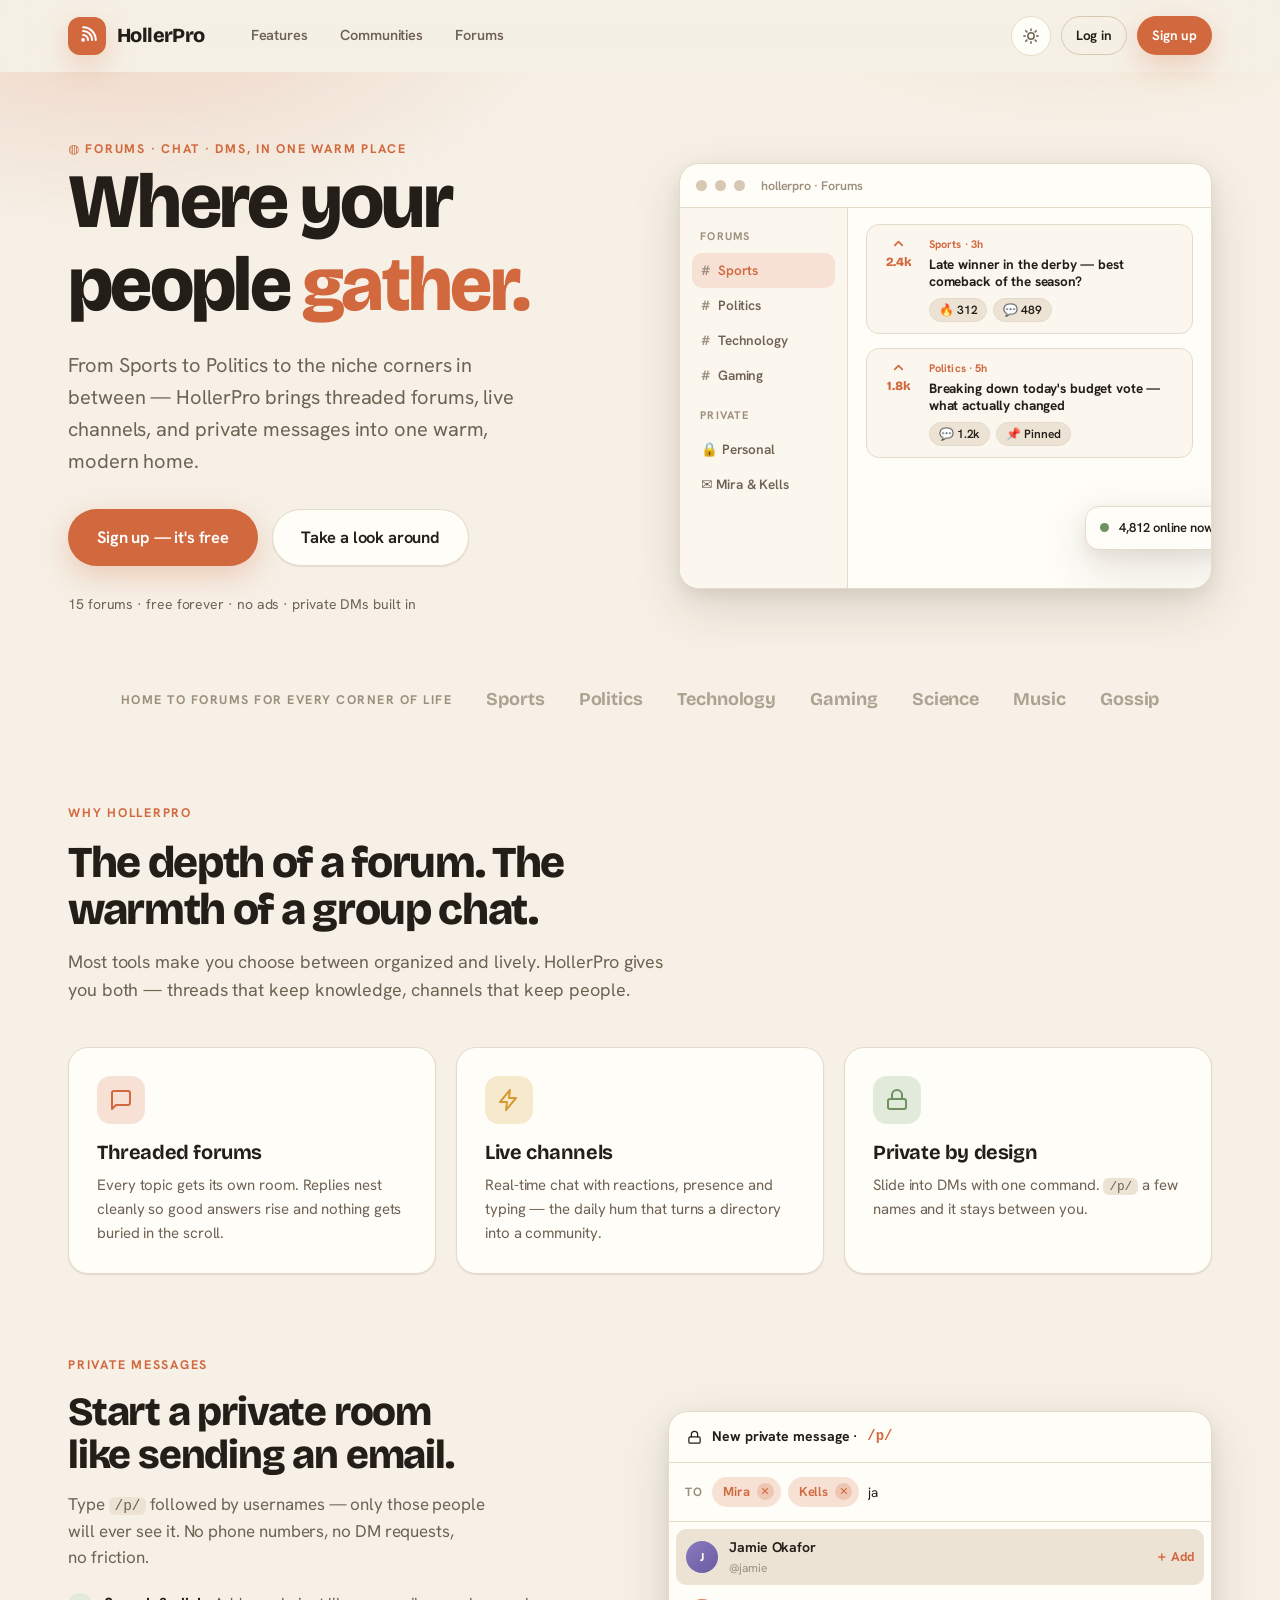
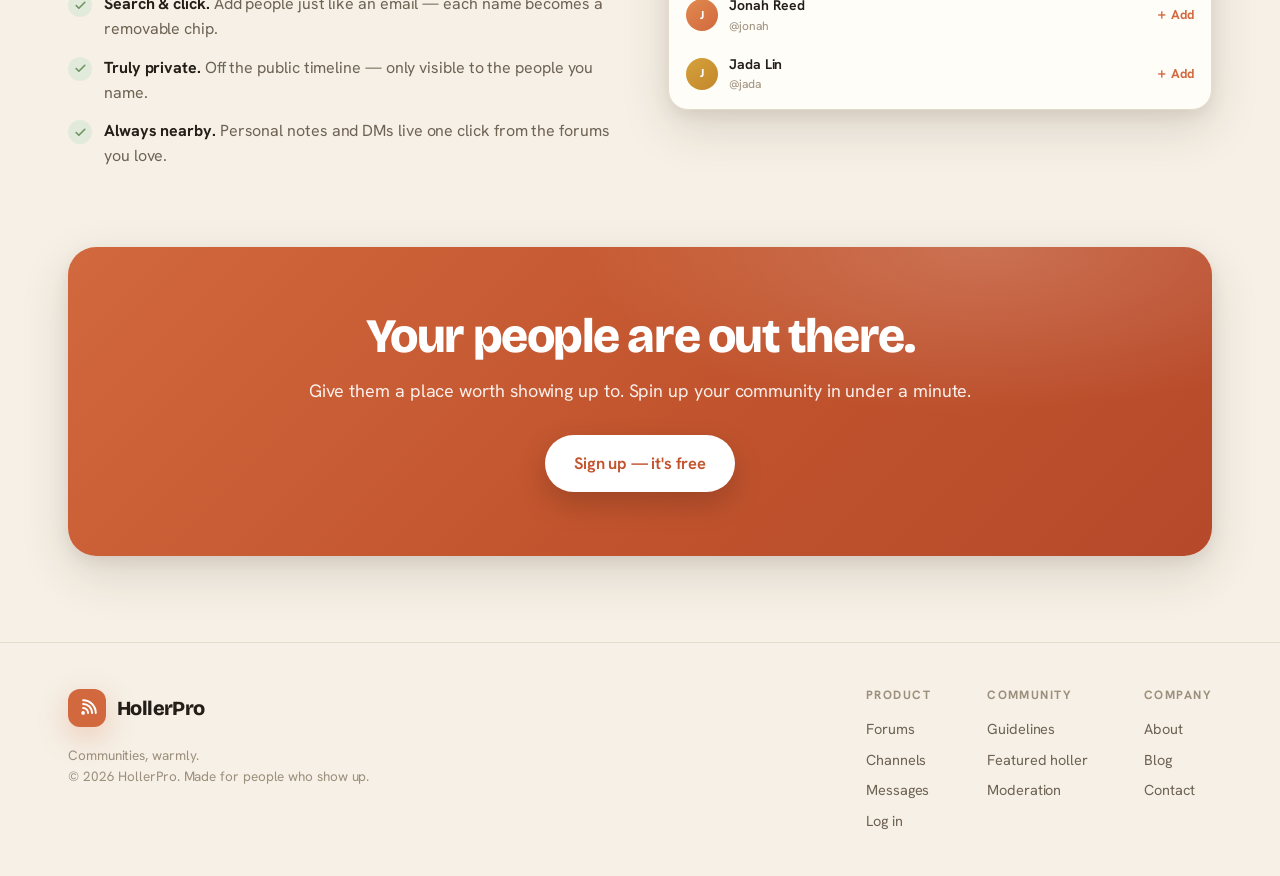
<file: index.html>
<!DOCTYPE html>
<html lang="en">
<head>
<meta charset="UTF-8" />
<meta name="viewport" content="width=device-width, initial-scale=1.0" />
<title>HollerPro — Pull up a chair</title>
<script src="theme.js"></script>
<link rel="preconnect" href="https://fonts.googleapis.com" />
<link rel="preconnect" href="https://fonts.gstatic.com" crossorigin />
<link href="https://fonts.googleapis.com/css2?family=Bricolage+Grotesque:opsz,wght@12..96,400..800&family=Hanken+Grotesk:wght@400..800&display=swap" rel="stylesheet" />
<link rel="stylesheet" href="styles.css" />
<style>
/* ---------- Landing ---------- */
.lp-nav {
  position: sticky; top: 0; z-index: 60; height: 72px;
  display: flex; align-items: center;
  background: color-mix(in oklab, var(--bg) 80%, transparent);
  backdrop-filter: blur(14px);
  border-bottom: 1px solid transparent; transition: border-color .3s;
}
.lp-nav.scrolled { border-color: var(--border); }
.lp-nav .wrap { display: flex; align-items: center; gap: 18px; }
.lp-links { display: flex; align-items: center; gap: 4px; margin-left: 14px; }
.lp-links a { padding: 8px 14px; border-radius: var(--r-pill); font-weight: 600; font-size: 14.5px; color: var(--text-2); transition: color .2s, background .2s; }
.lp-links a:hover { color: var(--text); background: var(--bg-elev); }
.lp-nav-cta { margin-left: auto; display: flex; align-items: center; gap: 10px; }

.hero { position: relative; overflow: hidden; padding: 64px 0 40px; }
.hero::before {
  content: ""; position: absolute; inset: -30% 0 auto -10%; height: 620px; z-index: 0;
  background:
    radial-gradient(46% 60% at 18% 12%, color-mix(in oklab, var(--accent) 22%, transparent), transparent 70%),
    radial-gradient(40% 55% at 86% 0%, color-mix(in oklab, var(--gold) 20%, transparent), transparent 68%);
  filter: blur(8px); pointer-events: none;
}
.hero .wrap { position: relative; z-index: 1; display: grid; grid-template-columns: 1.02fr .98fr; gap: 56px; align-items: center; }
.hero-copy { max-width: 560px; }
.hero h1 { font-size: clamp(46px, 6vw, 78px); font-weight: 800; letter-spacing: -0.035em; }
.hero h1 .ink { color: var(--accent); }
.hero-sub { font-size: clamp(17px, 1.6vw, 20px); color: var(--text-2); margin-top: 22px; max-width: 480px; line-height: 1.6; }
.hero-cta { display: flex; align-items: center; gap: 14px; margin-top: 32px; flex-wrap: wrap; }
.hero-meta { display: flex; align-items: center; gap: 12px; margin-top: 28px; color: var(--text-2); font-size: 14px; }
.facepile { display: flex; }
.facepile .avatar { width: 32px; height: 32px; font-size: 12px; border: 2.5px solid var(--bg); margin-left: -10px; }
.facepile .avatar:first-child { margin-left: 0; }

.preview {
  position: relative; border-radius: var(--r-lg); overflow: hidden;
  background: var(--bg-elev); border: 1px solid var(--border); box-shadow: var(--shadow-lg);
}
.preview-bar { height: 44px; display: flex; align-items: center; gap: 8px; padding: 0 16px; border-bottom: 1px solid var(--border); }
.preview-dot { width: 11px; height: 11px; border-radius: 50%; background: var(--border-strong); }
.preview-body { display: grid; grid-template-columns: 168px 1fr; min-height: 380px; }
.pv-side { border-right: 1px solid var(--border); padding: 14px 12px; background: var(--bg-elev-2); }
.pv-side .lbl { font-size: 11px; font-weight: 700; letter-spacing: .12em; text-transform: uppercase; color: var(--text-3); padding: 0 8px; margin: 6px 0 8px; }
.pv-chan { display: flex; align-items: center; gap: 8px; padding: 7px 9px; border-radius: var(--r-sm); font-size: 13.5px; font-weight: 600; color: var(--text-2); }
.pv-chan.active { background: var(--accent-soft); color: var(--accent); }
.pv-chan .h { color: var(--text-3); font-weight: 700; }
.pv-main { padding: 16px 18px; display: flex; flex-direction: column; gap: 14px; }
.pv-react { display:inline-flex; gap:6px; margin-top:7px; }
.pv-react span { font-size: 12px; font-weight:600; padding: 2px 9px; border-radius: 99px; background: var(--bg-sunk); border:1px solid var(--border); white-space: nowrap; }
.pv-float {
  position: absolute; right: -18px; bottom: 38px; background: var(--bg-elev);
  border: 1px solid var(--border); box-shadow: var(--shadow-lg); border-radius: var(--r-md);
  padding: 11px 14px; display: flex; align-items: center; gap: 10px; font-size: 13px; font-weight: 600;
  animation: bob 4s ease-in-out infinite;
}
@keyframes bob { 0%,100%{ transform: translateY(0);} 50%{ transform: translateY(-8px);} }
.pv-post { display: grid; grid-template-columns: 38px 1fr; gap: 11px; padding: 11px 13px; border: 1px solid var(--border); border-radius: 13px; background: var(--bg-elev-2); }
.pv-vote { display: flex; flex-direction: column; align-items: center; gap: 1px; color: var(--accent); }
.pv-vote svg { width: 15px; height: 15px; }
.pv-vote b { font-family: var(--font-display); font-size: 12.5px; font-weight: 800; }
.pv-ptag { font-size: 11px; font-weight: 700; color: var(--accent); letter-spacing: .01em; }
.pv-ptitle { font-size: 13.5px; font-weight: 700; letter-spacing: -0.01em; margin-top: 3px; line-height: 1.28; }

.strip { padding: 30px 0 8px; }
.strip .wrap { display: flex; align-items: center; gap: 12px 34px; flex-wrap: wrap; justify-content: center; }
.strip .lab { font-size: 12.5px; letter-spacing: .12em; text-transform: uppercase; color: var(--text-3); font-weight: 700; }
.strip .nm { font-family: var(--font-display); font-weight: 700; font-size: 18px; color: var(--text-3); opacity: .8; }

section.block { padding: 78px 0; }
.sec-head { max-width: 620px; margin-bottom: 44px; }
.sec-head h2 { font-size: clamp(30px, 4vw, 44px); font-weight: 800; letter-spacing: -0.03em; margin-top: 14px; }
.sec-head p { color: var(--text-2); font-size: 18px; margin-top: 14px; }

.feat-grid { display: grid; grid-template-columns: repeat(3, 1fr); gap: 20px; }
.feat {
  background: var(--bg-elev); border: 1px solid var(--border); border-radius: var(--r-lg);
  padding: 28px; box-shadow: var(--shadow-sm); transition: transform .2s ease, box-shadow .2s ease, border-color .2s;
}
.feat:hover { transform: translateY(-3px); box-shadow: var(--shadow-md); border-color: var(--border-strong); }
.feat-ico { width: 48px; height: 48px; border-radius: 14px; display: grid; place-items: center; background: var(--accent-soft); color: var(--accent); margin-bottom: 18px; }
.feat h3 { font-size: 20px; font-weight: 700; letter-spacing: -0.02em; }
.feat p { color: var(--text-2); margin-top: 9px; font-size: 15px; line-height: 1.6; }
.feat.gold .feat-ico { background: var(--gold-soft); color: var(--gold); }
.feat.sage .feat-ico { background: var(--sage-soft); color: var(--sage); }

.split { display: grid; grid-template-columns: 1fr 1fr; gap: 56px; align-items: center; }
.code-card { background: var(--bg-elev); border: 1px solid var(--border); border-radius: var(--r-lg); box-shadow: var(--shadow-lg); overflow: hidden; }
.cc-head { padding: 14px 18px; border-bottom: 1px solid var(--border); display: flex; align-items: center; gap: 10px; font-weight: 700; font-size: 14px; }
.cc-body { padding: 20px; display: flex; flex-direction: column; gap: 14px; }
.split ul { list-style: none; padding: 0; margin: 22px 0 0; display: flex; flex-direction: column; gap: 14px; }
.split li { display: flex; gap: 12px; align-items: flex-start; font-size: 16px; color: var(--text-2); }
.split li .tick { width: 24px; height: 24px; border-radius: 50%; background: var(--sage-soft); color: var(--sage); display: grid; place-items: center; flex: none; margin-top: 1px; }
.split li b { color: var(--text); font-weight: 700; }

.pick-to { display: flex; align-items: center; flex-wrap: wrap; gap: 7px; padding: 14px 16px; border-bottom: 1px solid var(--border); }
.pick-lbl { font-size: 12px; font-weight: 700; color: var(--text-3); letter-spacing: .08em; text-transform: uppercase; margin-right: 2px; }
.chip { display: inline-flex; align-items: center; gap: 7px; background: var(--accent-soft); color: var(--accent); font-weight: 650; font-size: 13px; padding: 5px 7px 5px 11px; border-radius: var(--r-pill); }
.chip .x { width: 17px; height: 17px; border-radius: 50%; background: color-mix(in oklab, var(--accent) 22%, transparent); display: grid; place-items: center; font-size: 11px; cursor: pointer; }
.pick-search { flex: 1; min-width: 90px; border: none; outline: none; background: none; font-size: 13.5px; padding: 5px 2px; color: var(--text); }
.pick-search::placeholder { color: var(--text-3); }
.pick-list { padding: 7px; display: flex; flex-direction: column; gap: 2px; }
.pick-row { display: flex; align-items: center; gap: 11px; padding: 8px 10px; border-radius: var(--r-sm); cursor: pointer; }
.pick-row:hover, .pick-row.hl { background: var(--bg-sunk); }
.pick-row .avatar { width: 32px; height: 32px; font-size: 12px; }
.pick-row .pr-name { font-weight: 650; font-size: 14px; }
.pick-row .pr-handle { font-size: 12px; color: var(--text-3); }
.pick-row .pr-add { margin-left: auto; color: var(--accent); font-weight: 700; font-size: 13px; }

.cta-band { padding: 0 0 86px; }
.cta-card {
  position: relative; overflow: hidden; border-radius: var(--r-xl);
  padding: 64px 56px; text-align: center;
  background: linear-gradient(135deg, #D2683E 0%, #C2552E 52%, #B6492A 100%);
  box-shadow: var(--shadow-lg);
}
.cta-card::after { content:""; position:absolute; inset:0; background: radial-gradient(60% 90% at 80% 0%, rgba(255,255,255,.18), transparent 60%); pointer-events:none; }
.cta-card > * { position: relative; z-index: 1; }
.cta-card h2 { font-size: clamp(30px, 4vw, 48px); font-weight: 800; letter-spacing: -0.03em; color: #fff; }
.cta-card p { color: rgba(255,255,255,.9); font-size: 18px; margin-top: 14px; }
.btn-light { background: #fff; color: #C2552E; margin-top: 30px; box-shadow: 0 12px 30px rgba(0,0,0,.18); }
.btn-light:hover { background: #FFF6EF; }

footer { border-top: 1px solid var(--border); padding: 46px 0 40px; }
footer .wrap { display: flex; justify-content: space-between; gap: 30px; flex-wrap: wrap; }
.foot-cols { display: flex; gap: 56px; flex-wrap: wrap; }
.foot-col h5 { font-family: var(--font-ui); font-size: 12px; letter-spacing: .12em; text-transform: uppercase; color: var(--text-3); margin-bottom: 12px; font-weight: 700; }
.foot-col a { display: block; color: var(--text-2); font-size: 14.5px; padding: 4px 0; }
.foot-col a:hover { color: var(--accent); }
.foot-note { color: var(--text-3); font-size: 13.5px; margin-top: 18px; }

@media (max-width: 920px) {
  .hero .wrap { grid-template-columns: 1fr; gap: 40px; }
  .hero { padding-top: 40px; }
  .preview-body { min-height: 280px; }
  .feat-grid { grid-template-columns: 1fr; }
  .split { grid-template-columns: 1fr; gap: 36px; }
  .lp-links { display: none; }
}
@media (max-width: 560px) {
  .wrap { padding: 0 18px; }
  .cta-card { padding: 44px 24px; }
  .hero-cta .btn { flex: 1; }
}
</style>
</head>
<body>

<nav class="lp-nav" id="lpNav">
  <div class="wrap">
    <a class="brand" href="index.html">
      <span class="brand-mark"><svg width="21" height="21" viewBox="0 0 24 24" fill="none" stroke="currentColor" stroke-width="2.3" stroke-linecap="round"><circle cx="7" cy="17" r="2.1" fill="currentColor" stroke="none"/><path d="M7 11.4A5.6 5.6 0 0 1 12.6 17"/><path d="M7 6.8A10.2 10.2 0 0 1 17.2 17"/><path d="M7 2.6A14.4 14.4 0 0 1 21.4 17"/></svg></span>
      <span class="brand-name">HollerPro</span>
    </a>
    <div class="lp-links">
      <a href="#features">Features</a>
      <a href="#communities">Communities</a>
      <a href="app.html">Forums</a>
    </div>
    <div class="lp-nav-cta">
      <button class="theme-toggle" data-theme-toggle aria-label="Toggle theme">
        <svg class="sun" width="18" height="18" viewBox="0 0 24 24" fill="none" stroke="currentColor" stroke-width="2" stroke-linecap="round"><circle cx="12" cy="12" r="4.2"/><path d="M12 2.5v2M12 19.5v2M2.5 12h2M19.5 12h2M5 5l1.5 1.5M17.5 17.5L19 19M19 5l-1.5 1.5M6.5 17.5L5 19"/></svg>
        <svg class="moon" width="18" height="18" viewBox="0 0 24 24" fill="none" stroke="currentColor" stroke-width="2" stroke-linecap="round" stroke-linejoin="round"><path d="M21 12.8A8.5 8.5 0 1 1 11.2 3a6.6 6.6 0 0 0 9.8 9.8z"/></svg>
      </button>
      <a href="auth.html" class="btn btn-ghost btn-sm hide-mobile">Log in</a>
      <a href="auth.html?mode=register" class="btn btn-primary btn-sm">Sign up</a>
    </div>
  </div>
</nav>

<header class="hero">
  <div class="wrap">
    <div class="hero-copy">
      <span class="eyebrow">◍ Forums · Chat · DMs, in one warm place</span>
      <h1>Where your people <span class="ink">gather.</span></h1>
      <p class="hero-sub">From Sports to Politics to the niche corners in between — HollerPro brings threaded forums, live channels, and private messages into one warm, modern home.</p>
      <div class="hero-cta">
        <a href="auth.html?mode=register" class="btn btn-primary btn-lg">Sign up — it's free</a>
        <a href="auth.html" class="btn btn-soft btn-lg">Take a look around</a>
      </div>
      <div class="hero-meta">
        <span>15 forums · free forever · no ads · private DMs built in</span>
      </div>
    </div>

    <div class="preview">
      <div class="preview-bar">
        <span class="preview-dot"></span><span class="preview-dot"></span><span class="preview-dot"></span>
        <span style="margin-left:8px;font-size:12.5px;font-weight:600;color:var(--text-3)">hollerpro · Forums</span>
      </div>
      <div class="preview-body">
        <aside class="pv-side scroll">
          <div class="lbl">Forums</div>
          <div class="pv-chan active"><span class="h">#</span> Sports</div>
          <div class="pv-chan"><span class="h">#</span> Politics</div>
          <div class="pv-chan"><span class="h">#</span> Technology</div>
          <div class="pv-chan"><span class="h">#</span> Gaming</div>
          <div class="lbl" style="margin-top:14px">Private</div>
          <div class="pv-chan">🔒 Personal</div>
          <div class="pv-chan">✉ Mira &amp; Kells</div>
        </aside>
        <main class="pv-main">
          <div class="pv-post">
            <div class="pv-vote"><svg viewBox="0 0 24 24" fill="none" stroke="currentColor" stroke-width="2.6" stroke-linecap="round" stroke-linejoin="round"><path d="m18 15-6-6-6 6"/></svg><b>2.4k</b></div>
            <div>
              <div class="pv-ptag">Sports · 3h</div>
              <div class="pv-ptitle">Late winner in the derby — best comeback of the season?</div>
              <div class="pv-react"><span>🔥 312</span><span>💬 489</span></div>
            </div>
          </div>
          <div class="pv-post">
            <div class="pv-vote"><svg viewBox="0 0 24 24" fill="none" stroke="currentColor" stroke-width="2.6" stroke-linecap="round" stroke-linejoin="round"><path d="m18 15-6-6-6 6"/></svg><b>1.8k</b></div>
            <div>
              <div class="pv-ptag">Politics · 5h</div>
              <div class="pv-ptitle">Breaking down today's budget vote — what actually changed</div>
              <div class="pv-react"><span>💬 1.2k</span><span>📌 Pinned</span></div>
            </div>
          </div>
        </main>
      </div>
      <div class="pv-float">
        <span style="width:9px;height:9px;border-radius:50%;background:var(--sage);display:inline-block;flex-shrink:0"></span>
        4,812 online now
      </div>
    </div>
  </div>
</header>

<div class="strip" id="communities">
  <div class="wrap">
    <span class="lab">Home to forums for every corner of life</span>
    <span class="nm">Sports</span>
    <span class="nm">Politics</span>
    <span class="nm">Technology</span>
    <span class="nm">Gaming</span>
    <span class="nm">Science</span>
    <span class="nm">Music</span>
    <span class="nm">Gossip</span>
  </div>
</div>

<section class="block" id="features">
  <div class="wrap">
    <div class="sec-head">
      <span class="eyebrow">Why HollerPro</span>
      <h2>The depth of a forum. The warmth of a group chat.</h2>
      <p>Most tools make you choose between organized and lively. HollerPro gives you both — threads that keep knowledge, channels that keep people.</p>
    </div>
    <div class="feat-grid">
      <div class="feat">
        <div class="feat-ico"><svg width="24" height="24" viewBox="0 0 24 24" fill="none" stroke="currentColor" stroke-width="2" stroke-linecap="round" stroke-linejoin="round"><path d="M21 15a2 2 0 0 1-2 2H7l-4 4V5a2 2 0 0 1 2-2h14a2 2 0 0 1 2 2z"/></svg></div>
        <h3>Threaded forums</h3>
        <p>Every topic gets its own room. Replies nest cleanly so good answers rise and nothing gets buried in the scroll.</p>
      </div>
      <div class="feat gold">
        <div class="feat-ico"><svg width="24" height="24" viewBox="0 0 24 24" fill="none" stroke="currentColor" stroke-width="2" stroke-linecap="round" stroke-linejoin="round"><path d="M13 2 3 14h7l-1 8 10-12h-7z"/></svg></div>
        <h3>Live channels</h3>
        <p>Real-time chat with reactions, presence and typing — the daily hum that turns a directory into a community.</p>
      </div>
      <div class="feat sage">
        <div class="feat-ico"><svg width="24" height="24" viewBox="0 0 24 24" fill="none" stroke="currentColor" stroke-width="2" stroke-linecap="round" stroke-linejoin="round"><rect x="3" y="11" width="18" height="10" rx="2"/><path d="M7 11V7a5 5 0 0 1 10 0v4"/></svg></div>
        <h3>Private by design</h3>
        <p>Slide into DMs with one command. <code style="font-family:ui-monospace,monospace;font-size:.85em;background:var(--bg-sunk);padding:1px 6px;border-radius:6px">/p/</code> a few names and it stays between you.</p>
      </div>
    </div>
  </div>
</section>

<section class="block" style="padding-top:0">
  <div class="wrap split">
    <div>
      <span class="eyebrow">Private messages</span>
      <h2 style="font-size:clamp(28px,3.6vw,40px);font-weight:800;letter-spacing:-0.03em;margin-top:14px">Start a private room like sending an email.</h2>
      <p style="color:var(--text-2);font-size:17px;margin-top:14px;max-width:440px">Type <code style="font-family:ui-monospace,monospace;font-size:.85em;background:var(--bg-sunk);padding:1px 6px;border-radius:6px">/p/</code> followed by usernames — only those people will ever see it. No phone numbers, no DM requests, no friction.</p>
      <ul>
        <li><span class="tick"><svg width="13" height="13" viewBox="0 0 24 24" fill="none" stroke="currentColor" stroke-width="3" stroke-linecap="round" stroke-linejoin="round"><path d="M20 6 9 17l-5-5"/></svg></span><span><b>Search &amp; click.</b> Add people just like an email — each name becomes a removable chip.</span></li>
        <li><span class="tick"><svg width="13" height="13" viewBox="0 0 24 24" fill="none" stroke="currentColor" stroke-width="3" stroke-linecap="round" stroke-linejoin="round"><path d="M20 6 9 17l-5-5"/></svg></span><span><b>Truly private.</b> Off the public timeline — only visible to the people you name.</span></li>
        <li><span class="tick"><svg width="13" height="13" viewBox="0 0 24 24" fill="none" stroke="currentColor" stroke-width="3" stroke-linecap="round" stroke-linejoin="round"><path d="M20 6 9 17l-5-5"/></svg></span><span><b>Always nearby.</b> Personal notes and DMs live one click from the forums you love.</span></li>
      </ul>
    </div>
    <div class="code-card">
      <div class="cc-head">
        <svg width="15" height="15" viewBox="0 0 24 24" fill="none" stroke="currentColor" stroke-width="2" stroke-linecap="round" stroke-linejoin="round"><rect x="3" y="11" width="18" height="10" rx="2"/><path d="M7 11V7a5 5 0 0 1 10 0v4"/></svg>
        New private message · <span style="font-family:ui-monospace,monospace;color:var(--accent)">/p/</span>
      </div>
      <div style="padding:0">
        <div class="pick-to">
          <span class="pick-lbl">To</span>
          <span class="chip">Mira <span class="x">✕</span></span>
          <span class="chip">Kells <span class="x">✕</span></span>
          <input class="pick-search" value="ja" readonly placeholder="Search people…" />
        </div>
        <div class="pick-list">
          <div class="pick-row hl"><span class="avatar av-6">J</span><div><div class="pr-name">Jamie Okafor</div><div class="pr-handle">@jamie</div></div><span class="pr-add">＋ Add</span></div>
          <div class="pick-row"><span class="avatar av-1">J</span><div><div class="pr-name">Jonah Reed</div><div class="pr-handle">@jonah</div></div><span class="pr-add">＋ Add</span></div>
          <div class="pick-row"><span class="avatar av-5">J</span><div><div class="pr-name">Jada Lin</div><div class="pr-handle">@jada</div></div><span class="pr-add">＋ Add</span></div>
        </div>
      </div>
    </div>
  </div>
</section>

<section class="cta-band">
  <div class="wrap">
    <div class="cta-card">
      <h2>Your people are out there.</h2>
      <p>Give them a place worth showing up to. Spin up your community in under a minute.</p>
      <a href="auth.html?mode=register" class="btn btn-lg btn-light">Sign up — it's free</a>
    </div>
  </div>
</section>

<footer>
  <div class="wrap">
    <div>
      <a class="brand" href="index.html">
        <span class="brand-mark"><svg width="21" height="21" viewBox="0 0 24 24" fill="none" stroke="currentColor" stroke-width="2.3" stroke-linecap="round"><circle cx="7" cy="17" r="2.1" fill="currentColor" stroke="none"/><path d="M7 11.4A5.6 5.6 0 0 1 12.6 17"/><path d="M7 6.8A10.2 10.2 0 0 1 17.2 17"/><path d="M7 2.6A14.4 14.4 0 0 1 21.4 17"/></svg></span>
        <span class="brand-name">HollerPro</span>
      </a>
      <p class="foot-note">Communities, warmly.<br/>© 2026 HollerPro. Made for people who show up.</p>
    </div>
    <div class="foot-cols">
      <div class="foot-col">
        <h5>Product</h5>
        <a href="#features">Forums</a>
        <a href="app.html">Channels</a>
        <a href="messages.html">Messages</a>
        <a href="auth.html">Log in</a>
      </div>
      <div class="foot-col">
        <h5>Community</h5>
        <a href="#">Guidelines</a>
        <a href="#">Featured holler</a>
        <a href="#">Moderation</a>
      </div>
      <div class="foot-col">
        <h5>Company</h5>
        <a href="#">About</a>
        <a href="#">Blog</a>
        <a href="#">Contact</a>
      </div>
    </div>
  </div>
</footer>

<script>
  var nav = document.getElementById('lpNav');
  window.addEventListener('scroll', function(){ nav.classList.toggle('scrolled', window.scrollY > 8); }, {passive:true});
</script>
</body>
</html>
</file>
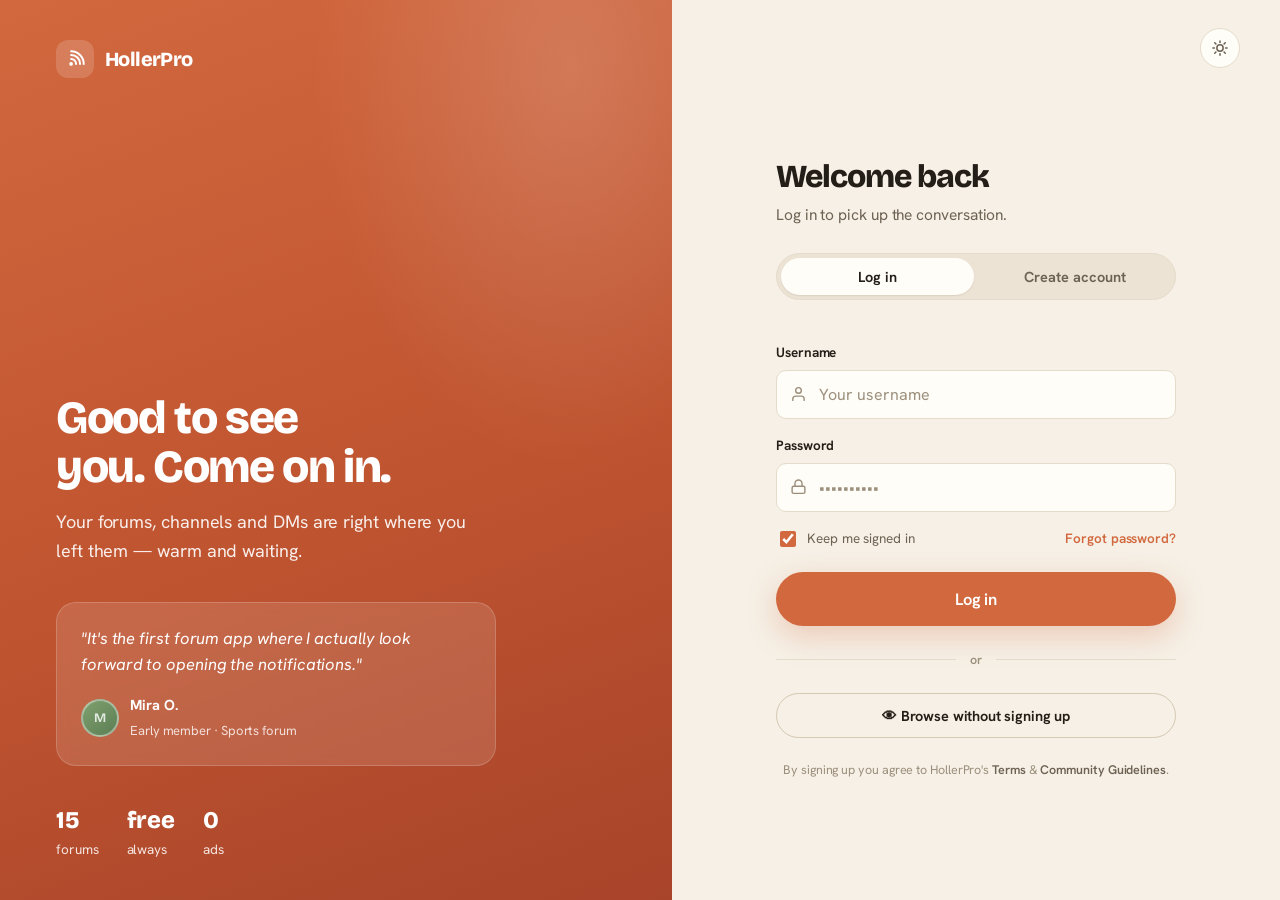
<file: auth.html>
<!DOCTYPE html>
<html lang="en">
<head>
<meta charset="UTF-8" />
<meta name="viewport" content="width=device-width, initial-scale=1.0" />
<title>HollerPro — Welcome back</title>
<script src="theme.js"></script>
<link rel="preconnect" href="https://fonts.googleapis.com" />
<link rel="preconnect" href="https://fonts.gstatic.com" crossorigin />
<link href="https://fonts.googleapis.com/css2?family=Bricolage+Grotesque:opsz,wght@12..96,400..800&family=Hanken+Grotesk:wght@400..800&display=swap" rel="stylesheet" />
<link rel="stylesheet" href="styles.css" />
<style>
.auth { min-height: 100vh; display: grid; grid-template-columns: 1.05fr .95fr; }

.auth-aside {
  position: relative; overflow: hidden; padding: 40px 56px;
  display: flex; flex-direction: column;
  background: linear-gradient(160deg, #D2683E 0%, #BF5430 55%, #A8442A 100%); color: #fff;
}
.auth-aside::after { content:""; position:absolute; inset:0; background: radial-gradient(70% 80% at 85% 8%, rgba(255,255,255,.16), transparent 55%); pointer-events:none; }
.auth-aside > * { position: relative; z-index: 1; }
.auth-aside .brand-name { color: #fff; }
.auth-aside .brand-mark { background: rgba(255,255,255,.16); color:#fff; box-shadow:none; backdrop-filter: blur(4px); }
.aside-mid { margin-top: auto; }
.aside-mid h2 { font-size: clamp(32px, 3.6vw, 46px); font-weight: 800; letter-spacing: -0.03em; color: #fff; max-width: 460px; }
.aside-mid p { color: rgba(255,255,255,.9); font-size: 18px; margin-top: 16px; max-width: 420px; line-height: 1.6; }
.aside-quote { margin-top: 36px; padding: 22px 24px; border-radius: var(--r-lg); background: rgba(255,255,255,.12); backdrop-filter: blur(6px); border: 1px solid rgba(255,255,255,.18); max-width: 440px; }
.aside-quote p { color: #fff; font-size: 16.5px; font-style: italic; margin: 0; }
.aside-quote .by { display: flex; align-items: center; gap: 11px; margin-top: 16px; font-style: normal; }
.aside-quote .by .avatar { width: 38px; height: 38px; border: 2px solid rgba(255,255,255,.4); }
.aside-quote .by b { font-weight: 700; font-size: 14.5px; }
.aside-quote .by span { color: rgba(255,255,255,.8); font-size: 13px; }
.aside-foot { margin-top: 36px; display: flex; gap: 28px; color: rgba(255,255,255,.85); font-size: 13.5px; }
.aside-foot b { display:block; font-family: var(--font-display); font-size: 24px; font-weight: 800; color:#fff; }

.auth-main { display: flex; flex-direction: column; padding: 28px 40px; overflow-y: auto; }
.auth-top { display: flex; align-items: center; justify-content: flex-end; gap: 12px; }
.auth-top span { color: var(--text-2); font-size: 14px; }
.auth-form-wrap { margin: auto; width: 100%; max-width: 400px; padding: 32px 0; }
.auth-h { font-size: 32px; font-weight: 800; letter-spacing: -0.03em; }
.auth-sub { color: var(--text-2); margin-top: 8px; font-size: 15.5px; }

.seg { display: flex; gap: 4px; background: var(--bg-sunk); border: 1px solid var(--border); border-radius: var(--r-pill); padding: 4px; margin: 26px 0 24px; }
.seg button { flex: 1; padding: 9px 0; border-radius: var(--r-pill); font-weight: 650; font-size: 14.5px; color: var(--text-2); transition: all .2s; }
.seg button.on { background: var(--bg-elev); color: var(--text); box-shadow: var(--shadow-sm); }

.field { margin-bottom: 16px; }
.field label { display: block; font-size: 13.5px; font-weight: 650; margin-bottom: 7px; color: var(--text); }
.input-wrap { position: relative; }
.input-wrap svg { position: absolute; left: 14px; top: 50%; transform: translateY(-50%); color: var(--text-3); pointer-events: none; }
.field input {
  width: 100%; padding: 13px 14px 13px 42px; border-radius: var(--r-sm);
  background: var(--bg-elev); border: 1.5px solid var(--border); transition: border-color .2s, box-shadow .2s;
}
.field input::placeholder { color: var(--text-3); }
.field input:focus { outline: none; border-color: var(--accent); box-shadow: 0 0 0 4px var(--accent-soft); }
.field .hint { font-size: 12.5px; color: var(--text-3); margin-top: 6px; }
.row-between { display: flex; align-items: center; justify-content: space-between; margin: 4px 0 22px; }
.check { display: flex; align-items: center; gap: 8px; font-size: 13.5px; color: var(--text-2); cursor: pointer; }
.check input { width: 16px; height: 16px; accent-color: var(--accent); }
.forgot { font-size: 13.5px; font-weight: 600; color: var(--accent); }
.auth-submit { width: 100%; }
.divider { display: flex; align-items: center; gap: 14px; margin: 24px 0; color: var(--text-3); font-size: 12.5px; font-weight: 600; }
.divider::before, .divider::after { content:""; height: 1px; background: var(--border); flex: 1; }
.oauth { display: grid; grid-template-columns: 1fr 1fr; gap: 12px; }
.oauth a { display: flex; align-items: center; justify-content: center; gap: 9px; padding: 11px; border-radius: var(--r-sm); border: 1.5px solid var(--border); background: var(--bg-elev); font-weight: 600; font-size: 14px; transition: border-color .2s; }
.oauth a:hover { border-color: var(--border-strong); }
.legal { color: var(--text-3); font-size: 12.5px; margin-top: 22px; text-align: center; line-height: 1.6; }
.legal a { color: var(--text-2); font-weight: 600; }
.reg-only { display: none; }
body.register .reg-only { display: block; }
.auth-err { color: #c0392b; font-size: 13px; margin-top: 6px; min-height: 18px; text-align: center; }

@media (max-width: 860px) {
  .auth { grid-template-columns: 1fr; }
  .auth-aside { display: none; }
  .auth-main { min-height: 100vh; }
}
</style>
</head>
<body>
<div class="auth">
  <aside class="auth-aside">
    <a class="brand" href="index.html">
      <span class="brand-mark"><svg width="21" height="21" viewBox="0 0 24 24" fill="none" stroke="currentColor" stroke-width="2.3" stroke-linecap="round"><circle cx="7" cy="17" r="2.1" fill="currentColor" stroke="none"/><path d="M7 11.4A5.6 5.6 0 0 1 12.6 17"/><path d="M7 6.8A10.2 10.2 0 0 1 17.2 17"/><path d="M7 2.6A14.4 14.4 0 0 1 21.4 17"/></svg></span>
      <span class="brand-name">HollerPro</span>
    </a>
    <div class="aside-mid">
      <h2>Good to see you. Come on in.</h2>
      <p>Your forums, channels and DMs are right where you left them — warm and waiting.</p>
      <div class="aside-quote">
        <p>"It's the first forum app where I actually look forward to opening the notifications."</p>
        <div class="by">
          <span class="avatar av-2">M</span>
          <div><b>Mira O.</b><br/><span>Early member · Sports forum</span></div>
        </div>
      </div>
      <div class="aside-foot">
        <div><b>15</b>forums</div>
        <div><b>free</b>always</div>
        <div><b>0</b>ads</div>
      </div>
    </div>
  </aside>

  <main class="auth-main scroll">
    <div class="auth-top">
      <button class="theme-toggle" data-theme-toggle aria-label="Toggle theme">
        <svg class="sun" width="18" height="18" viewBox="0 0 24 24" fill="none" stroke="currentColor" stroke-width="2" stroke-linecap="round"><circle cx="12" cy="12" r="4.2"/><path d="M12 2.5v2M12 19.5v2M2.5 12h2M19.5 12h2M5 5l1.5 1.5M17.5 17.5L19 19M19 5l-1.5 1.5M6.5 17.5L5 19"/></svg>
        <svg class="moon" width="18" height="18" viewBox="0 0 24 24" fill="none" stroke="currentColor" stroke-width="2" stroke-linecap="round" stroke-linejoin="round"><path d="M21 12.8A8.5 8.5 0 1 1 11.2 3a6.6 6.6 0 0 0 9.8 9.8z"/></svg>
      </button>
    </div>

    <div class="auth-form-wrap">
      <h1 class="auth-h" id="authH">Welcome back</h1>
      <p class="auth-sub" id="authSub">Log in to pick up the conversation.</p>

      <div class="seg" role="tablist">
        <button id="tabLogin" class="on" onclick="setMode('login')">Log in</button>
        <button id="tabReg" onclick="setMode('register')">Create account</button>
      </div>

      <div class="auth-err" id="authErr"></div>

      <div class="field reg-only">
        <label>Username</label>
        <div class="input-wrap">
          <svg width="17" height="17" viewBox="0 0 24 24" fill="none" stroke="currentColor" stroke-width="2" stroke-linecap="round" stroke-linejoin="round"><path d="M20 21v-2a4 4 0 0 0-4-4H8a4 4 0 0 0-4 4v2"/><circle cx="12" cy="7" r="4"/></svg>
          <input type="text" id="regUsername" placeholder="Letters, numbers, underscores" autocomplete="username" />
        </div>
      </div>
      <div class="field">
        <label id="unLabel">Username</label>
        <div class="input-wrap">
          <svg width="17" height="17" viewBox="0 0 24 24" fill="none" stroke="currentColor" stroke-width="2" stroke-linecap="round" stroke-linejoin="round"><path d="M20 21v-2a4 4 0 0 0-4-4H8a4 4 0 0 0-4 4v2"/><circle cx="12" cy="7" r="4"/></svg>
          <input type="text" id="loginUsername" placeholder="Your username" autocomplete="username" />
        </div>
      </div>
      <div class="field">
        <label>Password</label>
        <div class="input-wrap">
          <svg width="17" height="17" viewBox="0 0 24 24" fill="none" stroke="currentColor" stroke-width="2" stroke-linecap="round" stroke-linejoin="round"><rect x="3" y="11" width="18" height="10" rx="2"/><path d="M7 11V7a5 5 0 0 1 10 0v4"/></svg>
          <input type="password" id="loginPassword" placeholder="••••••••••" autocomplete="current-password" />
        </div>
        <div class="hint reg-only">At least 4 characters.</div>
      </div>

      <div class="row-between">
        <label class="check"><input type="checkbox" checked /> Keep me signed in</label>
        <a href="#" class="forgot" id="forgot">Forgot password?</a>
      </div>

      <button class="btn btn-primary auth-submit btn-lg" id="submitBtn">Log in</button>

      <div class="divider">or</div>
      <button type="button" class="btn btn-ghost auth-submit" onclick="enterDemo()" style="font-size:14.5px">
        👁 Browse without signing up
      </button>
      <p class="legal">By signing up you agree to HollerPro's <a href="#">Terms</a> &amp; <a href="#">Community Guidelines</a>.</p>
    </div>
  </main>
</div>

<script>
var DB = {
  get: function(k,d){ try{ return JSON.parse(localStorage.getItem(k))??d; }catch{ return d; } },
  set: function(k,v){ localStorage.setItem(k,JSON.stringify(v)); },
  users: function(){ return this.get('f:users',{}); }
};
async function hashPass(p){
  var buf = await crypto.subtle.digest('SHA-256', new TextEncoder().encode(p+'forum-salt-2024'));
  return Array.from(new Uint8Array(buf)).map(function(b){ return b.toString(16).padStart(2,'0'); }).join('');
}
function setMode(mode){
  var isReg = mode === 'register';
  document.body.classList.toggle('register', isReg);
  document.getElementById('tabReg').classList.toggle('on', isReg);
  document.getElementById('tabLogin').classList.toggle('on', !isReg);
  document.getElementById('authH').textContent = isReg ? 'Create your account' : 'Welcome back';
  document.getElementById('authSub').textContent = isReg ? 'Set up your HollerPro in under a minute.' : 'Log in to pick up the conversation.';
  document.getElementById('submitBtn').textContent = isReg ? 'Create account' : 'Log in';
  document.getElementById('forgot').style.visibility = isReg ? 'hidden' : 'visible';
  document.getElementById('authErr').textContent = '';
}
if (new URLSearchParams(location.search).get('mode') === 'register') setMode('register');

document.getElementById('submitBtn').addEventListener('click', async function(){
  var err = document.getElementById('authErr');
  err.textContent = '';
  var isReg = document.body.classList.contains('register');
  var password = document.getElementById('loginPassword').value;
  if (isReg) {
    var username = document.getElementById('regUsername').value.trim();
    if (!username || !password) return (err.textContent = 'Fill in all fields');
    if (username.length < 3 || username.length > 20) return (err.textContent = 'Username must be 3–20 characters');
    if (!/^[a-zA-Z0-9_]+$/.test(username)) return (err.textContent = 'Only letters, numbers, underscores');
    if (password.length < 4) return (err.textContent = 'Password must be at least 4 characters');
    var users = DB.users();
    if (users[username.toLowerCase()]) return (err.textContent = 'Username already taken');
    users[username.toLowerCase()] = { username: username, hash: await hashPass(password), createdAt: Date.now() };
    DB.set('f:users', users);
    DB.set('f:session', username);
    location.href = 'app.html';
  } else {
    var username = document.getElementById('loginUsername').value.trim();
    if (!username || !password) return (err.textContent = 'Fill in all fields');
    var users = DB.users();
    var rec = users[username.toLowerCase()];
    if (!rec || await hashPass(password) !== rec.hash) return (err.textContent = 'Invalid username or password');
    DB.set('f:session', rec.username);
    location.href = 'app.html';
  }
});
// allow enter key
document.addEventListener('keydown', function(e){
  if (e.key === 'Enter') document.getElementById('submitBtn').click();
});
function enterDemo(){
  DB.set('f:session', '__demo__');
  location.href = 'app.html';
}
// auto-login if already logged in
(function(){
  var saved = DB.get('f:session');
  if(saved === '__demo__') return; // don't auto-redirect demo sessions
  if(saved){ var u = DB.users()[saved.toLowerCase()]; if(u) location.href = 'app.html'; }
})();
</script>
</body>
</html>
</file>
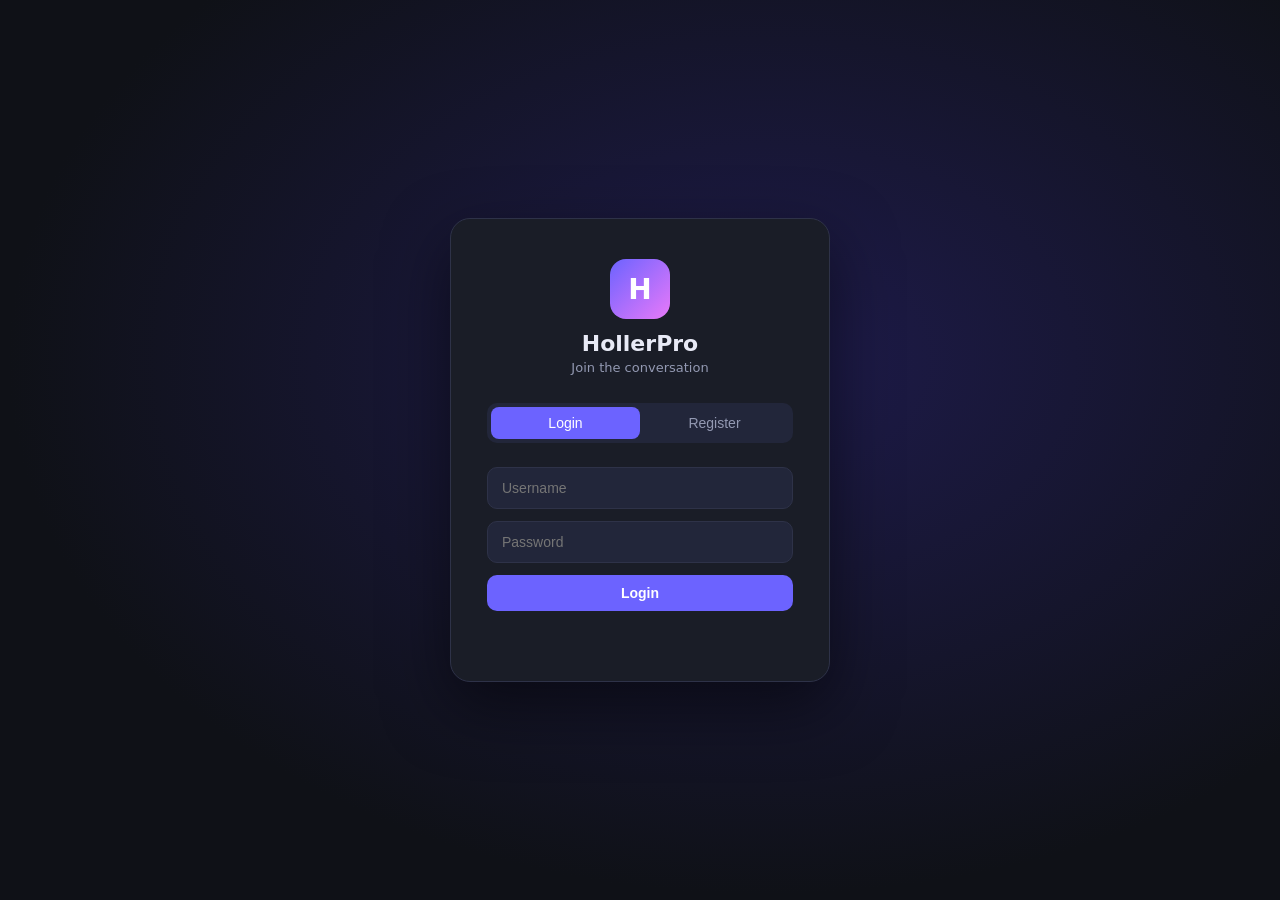
<file: forum.html>
<!DOCTYPE html>
<html lang="en">
<head>
<meta charset="UTF-8">
<meta name="viewport" content="width=device-width, initial-scale=1.0">
<title>HollerPro</title>
<style>
*, *::before, *::after { box-sizing: border-box; margin: 0; padding: 0; }
:root {
  --bg: #0f1117; --bg2: #1a1d27; --bg3: #22263a; --border: #2e3248;
  --accent: #6c63ff; --accent2: #8b83ff; --text: #e8eaf6; --text2: #9399b2;
  --green: #43d97a; --red: #f4645f; --personal: #e879f9;
  --radius: 12px; --sidebar-w: 240px;
}
html, body { height: 100%; font-family: 'Segoe UI', system-ui, sans-serif; background: var(--bg); color: var(--text); overflow: hidden; }
.hidden { display: none !important; }
.screen { height: 100vh; }

/* AUTH */
#auth-screen { display: flex; align-items: center; justify-content: center; background: radial-gradient(ellipse at 60% 40%, #1e1b4b 0%, var(--bg) 70%); }
.auth-box { background: var(--bg2); border: 1px solid var(--border); border-radius: 20px; padding: 40px 36px; width: 380px; box-shadow: 0 24px 64px rgba(0,0,0,.5); }
.auth-logo { text-align: center; margin-bottom: 28px; }
.logo-icon { width: 60px; height: 60px; border-radius: 16px; background: linear-gradient(135deg, var(--accent), var(--personal)); display: inline-flex; align-items: center; justify-content: center; font-size: 28px; font-weight: 800; color: #fff; margin-bottom: 12px; }
.auth-logo h1 { font-size: 22px; font-weight: 700; }
.auth-logo p { color: var(--text2); font-size: 13px; margin-top: 4px; }
.auth-tabs { display: flex; margin-bottom: 24px; background: var(--bg3); border-radius: 10px; padding: 4px; }
.tab-btn { flex: 1; padding: 8px; border: none; background: transparent; color: var(--text2); border-radius: 8px; cursor: pointer; font-size: 14px; font-weight: 500; transition: all .2s; }
.tab-btn.active { background: var(--accent); color: #fff; }
.auth-form { display: flex; flex-direction: column; gap: 12px; }
.auth-form input { background: var(--bg3); border: 1px solid var(--border); border-radius: 10px; padding: 12px 14px; color: var(--text); font-size: 14px; outline: none; transition: border .2s; }
.auth-form input:focus { border-color: var(--accent); }
.auth-error { color: var(--red); font-size: 13px; min-height: 18px; text-align: center; }

/* APP */
#app-screen { display: flex; }
#sidebar { width: var(--sidebar-w); background: var(--bg2); border-right: 1px solid var(--border); display: flex; flex-direction: column; height: 100vh; overflow-y: auto; flex-shrink: 0; }
.sidebar-header { display: flex; align-items: center; gap: 10px; padding: 18px 16px 14px; border-bottom: 1px solid var(--border); font-weight: 700; font-size: 16px; }
.logo-small { width: 32px; height: 32px; border-radius: 8px; background: linear-gradient(135deg, var(--accent), var(--personal)); display: flex; align-items: center; justify-content: center; font-weight: 800; font-size: 16px; color: #fff; }
.user-badge { display: flex; align-items: center; gap: 8px; padding: 12px 14px; border-bottom: 1px solid var(--border); background: var(--bg3); }
.avatar { width: 30px; height: 30px; border-radius: 50%; display: flex; align-items: center; justify-content: center; font-weight: 700; font-size: 13px; color: #fff; flex-shrink: 0; }
.user-badge span { flex: 1; font-size: 13px; font-weight: 600; }
#logout-btn { background: none; border: none; color: var(--text2); cursor: pointer; font-size: 14px; padding: 2px 6px; border-radius: 4px; transition: color .2s; }
#logout-btn:hover { color: var(--red); }
.nav-section-label { font-size: 10px; font-weight: 700; letter-spacing: .08em; color: var(--text2); padding: 14px 16px 6px; text-transform: uppercase; }
#forum-nav { flex: 1; }
.nav-item { display: flex; align-items: center; gap: 10px; padding: 9px 14px; width: calc(100% - 12px); margin: 1px 6px; background: none; border: none; color: var(--text2); cursor: pointer; font-size: 13px; text-align: left; border-radius: 8px; transition: all .15s; }
.nav-item:hover { background: var(--bg3); color: var(--text); }
.nav-item.active-nav { background: rgba(108,99,255,.18); color: var(--accent2); font-weight: 600; }
.personal-btn { color: var(--personal) !important; }
.personal-btn.active-nav { background: rgba(232,121,249,.15) !important; }
.personal-nav { border-top: 1px solid var(--border); padding-bottom: 12px; }
.nav-icon { font-size: 15px; width: 20px; text-align: center; }

/* MAIN */
#main { flex: 1; display: flex; flex-direction: column; height: 100vh; overflow: hidden; }
#forum-header { padding: 20px 28px 14px; border-bottom: 1px solid var(--border); background: var(--bg2); flex-shrink: 0; }
#forum-title { font-size: 20px; font-weight: 700; }
#forum-subtitle { font-size: 12px; color: var(--text2); margin-top: 3px; }
#posts-area { flex: 1; overflow-y: auto; padding: 16px 24px; }

/* POST */
.post-card { display: flex; gap: 12px; padding: 14px 0; border-bottom: 1px solid var(--border); animation: fadeIn .2s ease; }
@keyframes fadeIn { from { opacity: 0; transform: translateY(6px); } to { opacity: 1; transform: none; } }
.post-avatar { width: 36px; height: 36px; border-radius: 50%; flex-shrink: 0; display: flex; align-items: center; justify-content: center; font-weight: 700; font-size: 14px; color: #fff; }
.post-body { flex: 1; }
.post-meta { display: flex; align-items: baseline; gap: 8px; margin-bottom: 4px; }
.post-author { font-weight: 600; font-size: 14px; }
.post-time { font-size: 11px; color: var(--text2); }
.post-content { font-size: 14px; line-height: 1.6; word-break: break-word; }
.post-recipients { font-size: 11px; color: var(--personal); margin-top: 4px; display: flex; align-items: center; gap: 4px; flex-wrap: wrap; }
.post-recipients span { background: rgba(232,121,249,.12); border-radius: 4px; padding: 1px 6px; }
.personal-tag { font-size: 10px; font-weight: 700; letter-spacing: .06em; padding: 1px 6px; background: rgba(232,121,249,.2); color: var(--personal); border-radius: 4px; }
.empty-state { text-align: center; color: var(--text2); padding: 60px 20px; font-size: 15px; }
.empty-icon { font-size: 40px; margin-bottom: 12px; }

/* COMPOSE */
#compose-area { border-top: 1px solid var(--border); padding: 14px 24px 16px; background: var(--bg2); flex-shrink: 0; }
#personal-hint { font-size: 12px; color: var(--personal); margin-bottom: 10px; padding: 8px 12px; background: rgba(232,121,249,.08); border-radius: 8px; border-left: 3px solid var(--personal); }
#personal-hint code { font-family: monospace; background: rgba(232,121,249,.15); padding: 1px 4px; border-radius: 3px; }
.compose-box { display: flex; gap: 12px; }
.compose-avatar { width: 36px; height: 36px; border-radius: 50%; flex-shrink: 0; display: flex; align-items: center; justify-content: center; font-weight: 700; font-size: 14px; color: #fff; }
.compose-right { flex: 1; }
textarea#post-input { width: 100%; background: var(--bg3); border: 1px solid var(--border); border-radius: 12px; padding: 12px 14px; color: var(--text); font-size: 14px; font-family: inherit; resize: none; outline: none; transition: border .2s; line-height: 1.5; }
textarea#post-input:focus { border-color: var(--accent); }
.compose-footer { display: flex; justify-content: flex-end; margin-top: 8px; position: relative; }
#autocomplete-box { position: absolute; bottom: calc(100% + 4px); right: 0; background: var(--bg2); border: 1px solid var(--border); border-radius: 10px; min-width: 180px; box-shadow: 0 8px 24px rgba(0,0,0,.4); z-index: 100; overflow: hidden; }
.ac-item { padding: 9px 14px; cursor: pointer; font-size: 13px; transition: background .15s; display: flex; align-items: center; gap: 8px; }
.ac-item:hover, .ac-item.selected { background: var(--bg3); color: var(--accent2); }
.ac-avatar { width: 22px; height: 22px; border-radius: 50%; display: flex; align-items: center; justify-content: center; font-weight: 700; font-size: 10px; color: #fff; flex-shrink: 0; }
.btn-primary { background: var(--accent); color: #fff; border: none; border-radius: 10px; padding: 10px 22px; font-size: 14px; font-weight: 600; cursor: pointer; transition: all .2s; }
.btn-primary:hover { background: var(--accent2); transform: translateY(-1px); }
::-webkit-scrollbar { width: 5px; }
::-webkit-scrollbar-track { background: transparent; }
::-webkit-scrollbar-thumb { background: var(--border); border-radius: 4px; }
::-webkit-scrollbar-thumb:hover { background: var(--text2); }
.loading { text-align: center; padding: 30px; color: var(--text2); }
</style>
</head>
<body>

<div id="auth-screen" class="screen">
  <div class="auth-box">
    <div class="auth-logo">
      <div class="logo-icon">H</div>
      <h1>HollerPro</h1>
      <p>Join the conversation</p>
    </div>
    <div class="auth-tabs">
      <button class="tab-btn active" data-tab="login">Login</button>
      <button class="tab-btn" data-tab="register">Register</button>
    </div>
    <form id="login-form" class="auth-form">
      <input type="text" id="login-username" placeholder="Username" autocomplete="username" required>
      <input type="password" id="login-password" placeholder="Password" autocomplete="current-password" required>
      <button type="submit" class="btn-primary">Login</button>
      <div class="auth-error" id="login-error"></div>
    </form>
    <form id="register-form" class="auth-form hidden">
      <input type="text" id="reg-username" placeholder="Username (3–20 chars, letters/numbers/_)" autocomplete="username" required>
      <input type="password" id="reg-password" placeholder="Password (min 4 chars)" autocomplete="new-password" required>
      <button type="submit" class="btn-primary">Create Account</button>
      <div class="auth-error" id="reg-error"></div>
    </form>
  </div>
</div>

<div id="app-screen" class="screen hidden">
  <aside id="sidebar">
    <div class="sidebar-header">
      <div class="logo-small">H</div>
      <span>HollerPro</span>
    </div>
    <div class="user-badge">
      <div class="avatar" id="sidebar-avatar"></div>
      <span id="sidebar-username"></span>
      <button id="logout-btn" title="Logout">&#x2715;</button>
    </div>
    <nav id="forum-nav"><div class="nav-section-label">FORUMS</div></nav>
    <div class="personal-nav">
      <div class="nav-section-label">PRIVATE</div>
      <button class="nav-item personal-btn" data-forum="personal">
        <span class="nav-icon">&#x1F512;</span> Personal
      </button>
    </div>
  </aside>
  <main id="main">
    <div id="forum-header">
      <h2 id="forum-title"></h2>
      <div id="forum-subtitle"></div>
    </div>
    <div id="posts-area"><div id="posts-list"></div></div>
    <div id="compose-area">
      <div id="personal-hint" class="hidden">
        <span>&#128274; Private: type <code>/p/ username1 username2 your message</code> — only those users will see it</span>
      </div>
      <div class="compose-box">
        <div class="compose-avatar" id="compose-avatar"></div>
        <div class="compose-right">
          <textarea id="post-input" placeholder="Write something..." rows="2"></textarea>
          <div class="compose-footer">
            <div id="autocomplete-box" class="hidden"></div>
            <button id="submit-post" class="btn-primary">Post</button>
          </div>
        </div>
      </div>
    </div>
  </main>
</div>

<script>
const FORUMS = [
  { id:'sports',   name:'Sports',           icon:'⚽', desc:'Football, basketball, tennis, and all things sports' },
  { id:'music',    name:'Music',            icon:'🎵', desc:'Artists, albums, concerts, and music news' },
  { id:'gossip',   name:'Gossip',           icon:'🗣️',  desc:'Celebrity news, drama, and hot takes' },
  { id:'gaming',   name:'Gaming',           icon:'🎮', desc:'Video games, esports, and game reviews' },
  { id:'tech',     name:'Technology',       icon:'💻', desc:'Gadgets, software, AI, and tech news' },
  { id:'movies',   name:'Movies & TV',      icon:'🎬', desc:'Reviews, recommendations, and discussions' },
  { id:'food',     name:'Food & Cooking',   icon:'🍕', desc:'Recipes, restaurants, and food culture' },
  { id:'travel',   name:'Travel',           icon:'✈️',  desc:'Destinations, tips, and travel stories' },
  { id:'fashion',  name:'Fashion & Style',  icon:'👗', desc:'Trends, outfits, and style advice' },
  { id:'fitness',  name:'Health & Fitness', icon:'💪', desc:'Workouts, nutrition, and wellness' },
  { id:'science',  name:'Science',          icon:'🔬', desc:'Discoveries, research, and the universe' },
  { id:'politics', name:'Politics',         icon:'🏛️',  desc:'World events, news, and current affairs' },
  { id:'art',      name:'Art & Design',     icon:'🎨', desc:'Creativity, design, and visual arts' },
  { id:'books',    name:'Books & Lit',      icon:'📚', desc:'Reading, writing, and literary discussions' },
  { id:'memes',    name:'Memes & Humor',    icon:'😂', desc:'Funny stuff, memes, and internet culture' },
];

const COLORS = ['#6c63ff','#e879f9','#43d97a','#fbbf24','#f4645f','#38bdf8','#fb923c','#a3e635'];
const aColor = u => { let h=0; for(const c of(u||'x'))h=(h*31+c.charCodeAt(0))&0x7fffffff; return COLORS[h%COLORS.length]; };
const ini = u => (u||'?').slice(0,2).toUpperCase();
const ago = ts => { const d=Math.floor((Date.now()-ts)/1000); if(d<60)return'just now'; if(d<3600)return`${Math.floor(d/60)}m ago`; if(d<86400)return`${Math.floor(d/3600)}h ago`; return`${Math.floor(d/86400)}d ago`; };
const esc = s => String(s).replace(/&/g,'&amp;').replace(/</g,'&lt;').replace(/>/g,'&gt;').replace(/"/g,'&quot;');
const uid = () => Math.random().toString(36).slice(2)+Date.now().toString(36);

async function hashPass(p) {
  const buf = await crypto.subtle.digest('SHA-256', new TextEncoder().encode(p+'forum-salt-2024'));
  return Array.from(new Uint8Array(buf)).map(b=>b.toString(16).padStart(2,'0')).join('');
}

const DB = {
  get(k,d=null){try{return JSON.parse(localStorage.getItem(k))??d;}catch{return d;}},
  set(k,v){localStorage.setItem(k,JSON.stringify(v));},
  users(){return this.get('f:users',{});},
  posts(fid){return this.get(`f:posts:${fid}`,[]);},
  personal(){return this.get('f:personal',[]);},
};

let me=null, forum='sports', acRes=[], acSel=-1, timer=null;
const bc = typeof BroadcastChannel!=='undefined'?new BroadcastChannel('hollerpro'):null;
if(bc) bc.onmessage=()=>{if(me)loadPosts();};

const $=id=>document.getElementById(id);

// Auth tabs
document.querySelectorAll('.tab-btn').forEach(b=>b.addEventListener('click',()=>{
  document.querySelectorAll('.tab-btn').forEach(x=>x.classList.remove('active'));
  b.classList.add('active');
  document.querySelectorAll('.auth-form').forEach(x=>x.classList.add('hidden'));
  $(`${b.dataset.tab}-form`).classList.remove('hidden');
}));

$('register-form').addEventListener('submit',async e=>{
  e.preventDefault();
  const err=$('reg-error'), u=$('reg-username').value.trim(), p=$('reg-password').value;
  err.textContent='';
  if(!u||!p)return(err.textContent='Fill in all fields');
  if(u.length<3||u.length>20)return(err.textContent='Username must be 3–20 characters');
  if(!/^[a-zA-Z0-9_]+$/.test(u))return(err.textContent='Only letters, numbers, underscores');
  if(p.length<4)return(err.textContent='Password must be at least 4 characters');
  const users=DB.users();
  if(users[u.toLowerCase()])return(err.textContent='Username already taken');
  users[u.toLowerCase()]={username:u,hash:await hashPass(p),createdAt:Date.now()};
  DB.set('f:users',users);
  me=u; DB.set('f:session',u); showApp();
});

$('login-form').addEventListener('submit',async e=>{
  e.preventDefault();
  const err=$('login-error'), u=$('login-username').value.trim(), p=$('login-password').value;
  err.textContent='';
  const users=DB.users(), rec=users[u.toLowerCase()];
  if(!rec||await hashPass(p)!==rec.hash)return(err.textContent='Invalid username or password');
  me=rec.username; DB.set('f:session',rec.username); showApp();
});

$('logout-btn').addEventListener('click',()=>{
  me=null; DB.set('f:session',null); clearInterval(timer);
  $('app-screen').classList.add('hidden');
  $('auth-screen').classList.remove('hidden');
  $('login-username').value=''; $('login-password').value='';
});

function setAv(el,u){el.textContent=ini(u);el.style.background=aColor(u);}

function showApp(){
  $('auth-screen').classList.add('hidden');
  $('app-screen').classList.remove('hidden');
  $('sidebar-username').textContent=me;
  setAv($('sidebar-avatar'),me); setAv($('compose-avatar'),me);
  buildNav(); switchForum('sports');
  clearInterval(timer); timer=setInterval(loadPosts,5000);
}

function buildNav(){
  const nav=$('forum-nav');
  nav.innerHTML='<div class="nav-section-label">FORUMS</div>';
  for(const f of FORUMS){
    const b=document.createElement('button');
    b.className='nav-item'+(f.id===forum?' active-nav':'');
    b.dataset.forum=f.id;
    b.innerHTML=`<span class="nav-icon">${f.icon}</span> ${f.name}`;
    b.addEventListener('click',()=>switchForum(f.id));
    nav.appendChild(b);
  }
}

function switchForum(fid){
  forum=fid;
  document.querySelectorAll('.nav-item').forEach(b=>b.classList.toggle('active-nav',b.dataset.forum===fid));
  if(fid==='personal'){
    $('forum-title').innerHTML='🔒 Personal';
    $('forum-subtitle').textContent='Private messages — only visible to you and the people you address';
    $('personal-hint').classList.remove('hidden');
    $('post-input').placeholder='/p/ username1 username2 your message here...';
  } else {
    const f=FORUMS.find(x=>x.id===fid);
    $('forum-title').innerHTML=`${f.icon} ${f.name}`;
    $('forum-subtitle').textContent=f.desc;
    $('personal-hint').classList.add('hidden');
    $('post-input').placeholder=`Write something in ${f.name}...`;
  }
  loadPosts();
}
document.querySelector('.personal-btn').addEventListener('click',()=>switchForum('personal'));

function loadPosts(){
  if(forum==='personal'){
    const all=DB.personal(), myL=me.toLowerCase();
    renderPosts(all.filter(m=>m.sender.toLowerCase()===myL||m.recipients.some(r=>r.toLowerCase()===myL)).slice().reverse());
  } else {
    renderPosts(DB.posts(forum).slice().reverse());
  }
}

function renderPosts(posts){
  const pl=$('posts-list'), isP=forum==='personal';
  if(!posts.length){pl.innerHTML=`<div class="empty-state"><div class="empty-icon">💬</div>No posts yet — be the first!</div>`;return;}
  pl.innerHTML=posts.map(p=>{
    const name=p.username||p.sender, col=aColor(name);
    const others=isP?(p.recipients||[]).filter(r=>r.toLowerCase()!==p.sender.toLowerCase()):[];
    return`<div class="post-card">
      <div class="post-avatar" style="background:${col}">${ini(name)}</div>
      <div class="post-body">
        <div class="post-meta">
          <span class="post-author">${esc(name)}</span>
          ${isP?'<span class="personal-tag">PRIVATE</span>':''}
          <span class="post-time">${ago(p.createdAt)}</span>
        </div>
        <div class="post-content">${esc(p.content)}</div>
        ${others.length?`<div class="post-recipients">To: ${others.map(r=>`<span>@${esc(r)}</span>`).join('')}</div>`:''}
      </div>
    </div>`;
  }).join('');
}

$('submit-post').addEventListener('click',submitPost);
$('post-input').addEventListener('keydown',e=>{
  if(e.key==='Enter'&&!e.shiftKey){if(acRes.length&&acSel>=0){pickAc(acSel);return;}e.preventDefault();submitPost();}
  if(e.key==='ArrowDown'){acSel=Math.min(acSel+1,acRes.length-1);renderAc();e.preventDefault();}
  if(e.key==='ArrowUp'){acSel=Math.max(acSel-1,0);renderAc();e.preventDefault();}
  if(e.key==='Escape'){$('autocomplete-box').classList.add('hidden');acRes=[];}
});

function submitPost(){
  const text=$('post-input').value.trim();
  if(!text)return;
  if(forum==='personal'){
    if(!text.startsWith('/p/')){toast('Private messages must start with /p/');return;}
    const parts=text.slice(3).trim().split(' '), users=DB.users();
    const recips=[]; let ms=0;
    for(let i=0;i<parts.length;i++){
      const w=parts[i];
      if(/^[a-zA-Z0-9_]{3,20}$/.test(w)&&users[w.toLowerCase()]){recips.push(users[w.toLowerCase()].username);ms=i+1;}
      else break;
    }
    const content=parts.slice(ms).join(' ').trim();
    if(!content){toast('Add a message after the usernames');return;}
    if(!recips.length){toast('No valid usernames found after /p/');return;}
    const all=DB.personal();
    all.push({id:uid(),sender:me,recipients:recips,content,createdAt:Date.now()});
    DB.set('f:personal',all);
  } else {
    const posts=DB.posts(forum);
    posts.push({id:uid(),username:me,content:text,createdAt:Date.now()});
    DB.set(`f:posts:${forum}`,posts);
  }
  $('post-input').value=''; $('autocomplete-box').classList.add('hidden'); acRes=[];
  loadPosts(); if(bc)bc.postMessage('u');
}

let acT=null;
$('post-input').addEventListener('input',()=>{clearTimeout(acT);acT=setTimeout(handleAc,120);});

function handleAc(){
  const val=$('post-input').value;
  if(!val.startsWith('/p/')){$('autocomplete-box').classList.add('hidden');return;}
  const words=val.slice(3).trimStart().split(' '), last=words[words.length-1];
  if(!last){$('autocomplete-box').classList.add('hidden');return;}
  const users=DB.users();
  for(let i=0;i<words.length-1;i++){if(!users[words[i].toLowerCase()]){$('autocomplete-box').classList.add('hidden');return;}}
  acRes=Object.values(users).map(u=>u.username).filter(u=>u.toLowerCase().startsWith(last.toLowerCase())&&u.toLowerCase()!==me.toLowerCase());
  acSel=-1; renderAc();
}

function renderAc(){
  const box=$('autocomplete-box');
  if(!acRes.length){box.classList.add('hidden');return;}
  box.classList.remove('hidden');
  box.innerHTML=acRes.map((u,i)=>`<div class="ac-item${i===acSel?' selected':''}" data-idx="${i}"><div class="ac-avatar" style="background:${aColor(u)}">${ini(u)}</div>${esc(u)}</div>`).join('');
  box.querySelectorAll('.ac-item').forEach(el=>el.addEventListener('click',()=>pickAc(+el.dataset.idx)));
}

function pickAc(idx){
  const u=acRes[idx], val=$('post-input').value;
  const words=val.slice(3).trimStart().split(' ');
  words[words.length-1]=u+' ';
  $('post-input').value='/p/ '+words.join(' ');
  $('autocomplete-box').classList.add('hidden'); acRes=[];
  $('post-input').focus();
}

function toast(msg){
  const t=document.createElement('div');
  t.style.cssText='position:fixed;bottom:80px;left:50%;transform:translateX(-50%);background:#f4645f;color:#fff;padding:10px 20px;border-radius:10px;font-size:13px;z-index:9999;box-shadow:0 4px 16px rgba(0,0,0,.4);white-space:nowrap';
  t.textContent=msg; document.body.appendChild(t); setTimeout(()=>t.remove(),3000);
}

// Restore session
(function(){
  const saved=DB.get('f:session');
  if(saved){const u=DB.users()[saved.toLowerCase()];if(u){me=u.username;showApp();}}
})();
</script>
</body>
</html>
</file>
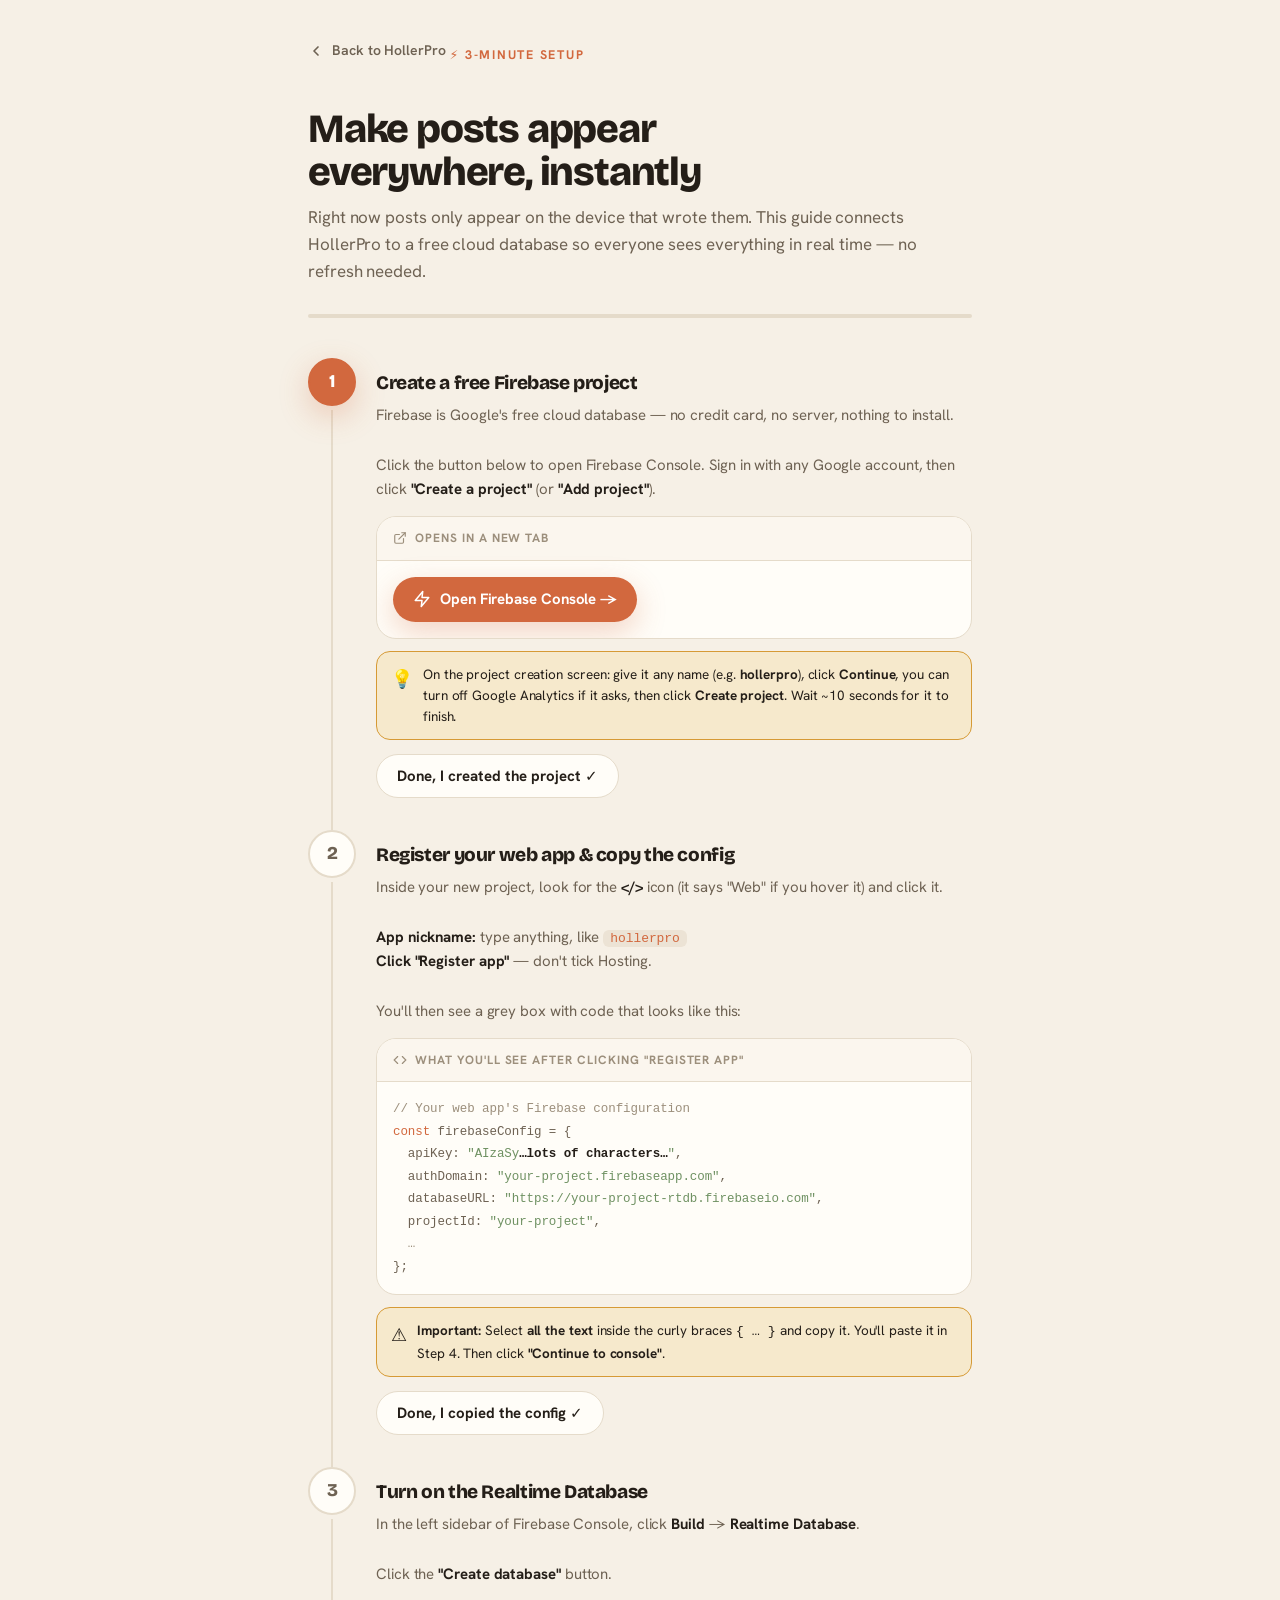
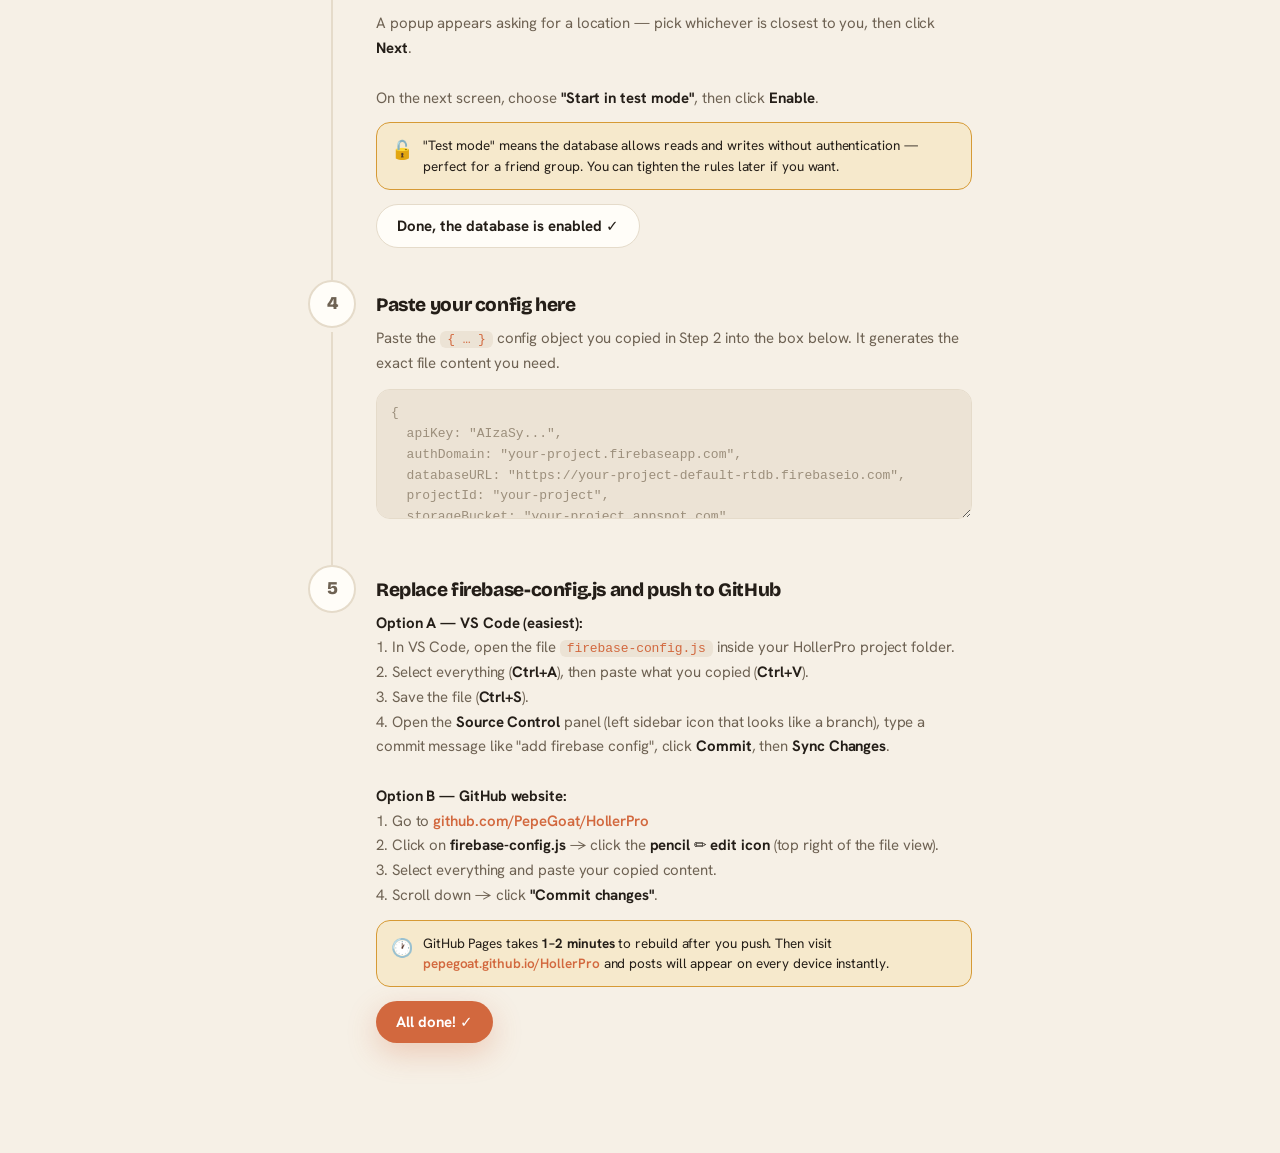
<file: setup.html>
<!DOCTYPE html>
<html lang="en">
<head>
<meta charset="UTF-8" />
<meta name="viewport" content="width=device-width, initial-scale=1.0" />
<title>HollerPro — Real-time Setup</title>
<script src="theme.js"></script>
<link rel="preconnect" href="https://fonts.googleapis.com" />
<link rel="preconnect" href="https://fonts.gstatic.com" crossorigin />
<link href="https://fonts.googleapis.com/css2?family=Bricolage+Grotesque:opsz,wght@12..96,400..800&family=Hanken+Grotesk:wght@400..800&display=swap" rel="stylesheet" />
<link rel="stylesheet" href="styles.css" />
<style>
body { min-height: 100vh; padding: 0; }
.page { max-width: 720px; margin: 0 auto; padding: 40px 28px 80px; }
.back { display: inline-flex; align-items: center; gap: 8px; font-size: 14px; font-weight: 600; color: var(--text-2); margin-bottom: 36px; text-decoration: none; }
.back:hover { color: var(--accent); }
.hero-h { font-size: clamp(28px, 5vw, 40px); font-weight: 800; letter-spacing: -0.03em; }
.hero-sub { font-size: 17px; color: var(--text-2); margin-top: 10px; line-height: 1.6; }

.steps { display: flex; flex-direction: column; gap: 0; margin-top: 40px; }
.step { display: grid; grid-template-columns: 48px 1fr; gap: 0 20px; position: relative; }
.step:not(:last-child)::before {
  content: ""; position: absolute; left: 23px; top: 52px; bottom: 0;
  width: 2px; background: var(--border);
}
.step-num {
  width: 48px; height: 48px; border-radius: 50%; background: var(--bg-elev);
  border: 2px solid var(--border); display: grid; place-items: center;
  font-family: var(--font-display); font-weight: 800; font-size: 18px;
  color: var(--text-2); flex-shrink: 0; position: relative; z-index: 1;
  transition: background .2s, border-color .2s, color .2s;
}
.step.done .step-num { background: var(--sage); border-color: var(--sage); color: #fff; }
.step.active .step-num { background: var(--accent); border-color: var(--accent); color: var(--accent-ink); box-shadow: var(--shadow-glow); }

.step-body { padding: 10px 0 32px; }
.step-title { font-family: var(--font-display); font-size: 19px; font-weight: 800; letter-spacing: -0.02em; color: var(--text); }
.step-desc { font-size: 15px; color: var(--text-2); margin-top: 6px; line-height: 1.65; }
.step-desc b { color: var(--text); font-weight: 700; }
.step-desc code { font-family: ui-monospace, "SF Mono", Menlo, monospace; background: var(--bg-sunk); padding: 1px 7px; border-radius: 6px; font-size: 13px; color: var(--accent); }

.action-box {
  margin-top: 14px; background: var(--bg-elev); border: 1px solid var(--border);
  border-radius: var(--r-lg); overflow: hidden;
}
.action-box .ab-head {
  padding: 12px 16px; background: var(--bg-elev-2); border-bottom: 1px solid var(--border);
  font-size: 12px; font-weight: 700; letter-spacing: .08em; text-transform: uppercase; color: var(--text-3);
  display: flex; align-items: center; gap: 8px;
}
.action-box .ab-body { padding: 16px; }
.open-btn {
  display: inline-flex; align-items: center; gap: 9px; padding: 11px 20px;
  background: var(--accent); color: var(--accent-ink); border-radius: var(--r-pill);
  font-weight: 700; font-size: 15px; text-decoration: none; cursor: pointer;
  border: none; font-family: inherit; box-shadow: var(--shadow-glow);
  transition: background .2s, transform .12s;
}
.open-btn:hover { background: var(--accent-hover); transform: translateY(-1px); }
.open-btn:active { transform: none; }

.img-note {
  margin-top: 12px; display: flex; align-items: flex-start; gap: 10px;
  padding: 12px 14px; background: var(--gold-soft); border-radius: var(--r-md);
  border: 1px solid var(--gold); font-size: 13.5px; color: var(--text);
}
.img-note .icon { font-size: 18px; flex-shrink: 0; margin-top: 1px; }

/* config paste step */
.paste-area {
  width: 100%; min-height: 130px; padding: 13px 14px;
  background: var(--bg-sunk); border: 1.5px solid var(--border);
  border-radius: var(--r-md); color: var(--text); font-family: ui-monospace, "SF Mono", Menlo, monospace;
  font-size: 13px; line-height: 1.6; resize: vertical; outline: none;
  transition: border-color .2s;
}
.paste-area:focus { border-color: var(--accent); }
.paste-area::placeholder { color: var(--text-3); }
.parse-err { color: var(--red); font-size: 13px; margin-top: 6px; }

/* output file */
.file-out {
  background: var(--bg-sunk); border: 1.5px solid var(--border); border-radius: var(--r-md);
  font-family: ui-monospace, "SF Mono", Menlo, monospace; font-size: 13px;
  padding: 14px; white-space: pre; overflow-x: auto; color: var(--text-2);
  line-height: 1.7; display: none;
}
.file-out .key { color: var(--accent); }
.file-out .str { color: var(--sage); }

.copy-btn {
  display: inline-flex; align-items: center; gap: 7px; padding: 8px 16px;
  background: var(--bg-elev); border: 1.5px solid var(--border); border-radius: var(--r-pill);
  font-weight: 650; font-size: 13.5px; cursor: pointer; color: var(--text);
  font-family: inherit; transition: all .15s; margin-top: 10px;
}
.copy-btn:hover { border-color: var(--accent); color: var(--accent); }
.copy-btn.copied { background: var(--sage-soft); border-color: var(--sage); color: var(--sage); }

.done-box {
  margin-top: 40px; background: var(--sage-soft); border: 1px solid var(--sage);
  border-radius: var(--r-xl); padding: 32px; text-align: center; display: none;
}
.done-box h2 { font-size: 26px; font-weight: 800; letter-spacing: -0.03em; color: var(--sage); }
.done-box p { color: var(--text-2); margin-top: 8px; font-size: 15px; }

.step-link { color: var(--accent); font-weight: 600; text-decoration: none; }
.step-link:hover { text-decoration: underline; }

/* progress bar */
.progress-bar { height: 4px; background: var(--border); border-radius: 99px; margin-top: 28px; overflow: hidden; }
.progress-fill { height: 100%; background: linear-gradient(90deg, var(--accent), var(--personal)); border-radius: 99px; transition: width .4s ease; width: 0%; }
</style>
</head>
<body>
<div class="page">
  <a class="back" href="app.html">
    <svg width="16" height="16" viewBox="0 0 24 24" fill="none" stroke="currentColor" stroke-width="2.5" stroke-linecap="round" stroke-linejoin="round"><path d="m15 18-6-6 6-6"/></svg>
    Back to HollerPro
  </a>

  <span class="eyebrow">⚡ 3-minute setup</span>
  <h1 class="hero-h" style="margin-top:10px">Make posts appear everywhere, instantly</h1>
  <p class="hero-sub">Right now posts only appear on the device that wrote them. This guide connects HollerPro to a free cloud database so everyone sees everything in real time — no refresh needed.</p>

  <div class="progress-bar"><div class="progress-fill" id="progressFill"></div></div>

  <div class="steps" id="stepsEl">

    <!-- STEP 1 -->
    <div class="step active" id="s1">
      <div class="step-num">1</div>
      <div class="step-body">
        <div class="step-title">Create a free Firebase project</div>
        <div class="step-desc">
          Firebase is Google's free cloud database — no credit card, no server, nothing to install.<br><br>
          Click the button below to open Firebase Console. Sign in with any Google account, then click <b>"Create a project"</b> (or <b>"Add project"</b>).
        </div>
        <div class="action-box" style="margin-top:14px">
          <div class="ab-head">
            <svg width="14" height="14" viewBox="0 0 24 24" fill="none" stroke="currentColor" stroke-width="2" stroke-linecap="round" stroke-linejoin="round"><path d="M18 13v6a2 2 0 0 1-2 2H5a2 2 0 0 1-2-2V8a2 2 0 0 1 2-2h6"/><polyline points="15 3 21 3 21 9"/><line x1="10" y1="14" x2="21" y2="3"/></svg>
            Opens in a new tab
          </div>
          <div class="ab-body">
            <a class="open-btn" href="https://console.firebase.google.com" target="_blank" onclick="markDone('s1','s2')">
              <svg width="18" height="18" viewBox="0 0 24 24" fill="none" stroke="currentColor" stroke-width="2" stroke-linecap="round" stroke-linejoin="round"><polygon points="13 2 3 14 12 14 11 22 21 10 12 10 13 2"/></svg>
              Open Firebase Console →
            </a>
          </div>
        </div>
        <div class="img-note" style="margin-top:12px">
          <span class="icon">💡</span>
          <span>On the project creation screen: give it any name (e.g. <b>hollerpro</b>), click <b>Continue</b>, you can turn off Google Analytics if it asks, then click <b>Create project</b>. Wait ~10 seconds for it to finish.</span>
        </div>
        <div style="margin-top:14px">
          <button class="open-btn" style="background:var(--bg-elev);color:var(--text);box-shadow:none;border:1.5px solid var(--border)" onclick="markDone('s1','s2')">
            Done, I created the project ✓
          </button>
        </div>
      </div>
    </div>

    <!-- STEP 2 -->
    <div class="step" id="s2">
      <div class="step-num">2</div>
      <div class="step-body">
        <div class="step-title">Register your web app &amp; copy the config</div>
        <div class="step-desc">
          Inside your new project, look for the <b>&lt;/&gt;</b> icon (it says "Web" if you hover it) and click it.<br><br>
          <b>App nickname:</b> type anything, like <code>hollerpro</code><br>
          <b>Click "Register app"</b> — don't tick Hosting.<br><br>
          You'll then see a grey box with code that looks like this:
        </div>
        <div class="action-box" style="margin-top:14px">
          <div class="ab-head">
            <svg width="14" height="14" viewBox="0 0 24 24" fill="none" stroke="currentColor" stroke-width="2" stroke-linecap="round"><polyline points="16 18 22 12 16 6"/><polyline points="8 6 2 12 8 18"/></svg>
            What you'll see after clicking "Register app"
          </div>
          <div class="ab-body" style="font-family:ui-monospace,monospace;font-size:12.5px;line-height:1.8;color:var(--text-2)">
            <span style="color:var(--text-3)">// Your web app's Firebase configuration</span><br>
            <span style="color:var(--accent)">const</span> firebaseConfig = {<br>
            &nbsp;&nbsp;apiKey: <span style="color:var(--sage)">"AIzaSy<b style="color:var(--text)">…lots of characters…</b>"</span>,<br>
            &nbsp;&nbsp;authDomain: <span style="color:var(--sage)">"your-project.firebaseapp.com"</span>,<br>
            &nbsp;&nbsp;databaseURL: <span style="color:var(--sage)">"https://your-project-rtdb.firebaseio.com"</span>,<br>
            &nbsp;&nbsp;projectId: <span style="color:var(--sage)">"your-project"</span>,<br>
            &nbsp;&nbsp;<span style="color:var(--text-3)">…</span><br>
            };
          </div>
        </div>
        <div class="img-note" style="margin-top:12px">
          <span class="icon">⚠️</span>
          <span><b>Important:</b> Select <b>all the text</b> inside the curly braces <code>{ … }</code> and copy it. You'll paste it in Step 4. Then click <b>"Continue to console"</b>.</span>
        </div>
        <div style="margin-top:14px">
          <button class="open-btn" style="background:var(--bg-elev);color:var(--text);box-shadow:none;border:1.5px solid var(--border)" onclick="markDone('s2','s3')">
            Done, I copied the config ✓
          </button>
        </div>
      </div>
    </div>

    <!-- STEP 3 -->
    <div class="step" id="s3">
      <div class="step-num">3</div>
      <div class="step-body">
        <div class="step-title">Turn on the Realtime Database</div>
        <div class="step-desc">
          In the left sidebar of Firebase Console, click <b>Build</b> → <b>Realtime Database</b>.<br><br>
          Click the <b>"Create database"</b> button.<br><br>
          A popup appears asking for a location — pick whichever is closest to you, then click <b>Next</b>.<br><br>
          On the next screen, choose <b>"Start in test mode"</b>, then click <b>Enable</b>.
        </div>
        <div class="img-note" style="margin-top:12px">
          <span class="icon">🔓</span>
          <span>"Test mode" means the database allows reads and writes without authentication — perfect for a friend group. You can tighten the rules later if you want.</span>
        </div>
        <div style="margin-top:14px">
          <button class="open-btn" style="background:var(--bg-elev);color:var(--text);box-shadow:none;border:1.5px solid var(--border)" onclick="markDone('s3','s4')">
            Done, the database is enabled ✓
          </button>
        </div>
      </div>
    </div>

    <!-- STEP 4 -->
    <div class="step" id="s4">
      <div class="step-num">4</div>
      <div class="step-body">
        <div class="step-title">Paste your config here</div>
        <div class="step-desc">
          Paste the <code>{ … }</code> config object you copied in Step 2 into the box below. It generates the exact file content you need.
        </div>
        <div style="margin-top:14px">
          <textarea class="paste-area" id="pasteArea" placeholder='{
  apiKey: "AIzaSy...",
  authDomain: "your-project.firebaseapp.com",
  databaseURL: "https://your-project-default-rtdb.firebaseio.com",
  projectId: "your-project",
  storageBucket: "your-project.appspot.com",
  messagingSenderId: "123456789",
  appId: "1:123456789:web:abc123"
}'></textarea>
          <div class="parse-err" id="parseErr"></div>
        </div>
        <div id="outputArea" style="margin-top:16px;display:none">
          <div style="font-size:13px;font-weight:700;color:var(--text-2);margin-bottom:8px">✅ Config looks good. Here is the complete <code style="background:var(--bg-sunk);padding:1px 6px;border-radius:5px;font-size:12px;color:var(--accent)">firebase-config.js</code> to use:</div>
          <div class="file-out" id="fileOut"></div>
          <button class="copy-btn" id="copyBtn" onclick="copyFile()">
            <svg width="15" height="15" viewBox="0 0 24 24" fill="none" stroke="currentColor" stroke-width="2" stroke-linecap="round" stroke-linejoin="round"><rect x="9" y="9" width="13" height="13" rx="2"/><path d="M5 15H4a2 2 0 0 1-2-2V4a2 2 0 0 1 2-2h9a2 2 0 0 1 2 2v1"/></svg>
            Copy full file content
          </button>
        </div>
      </div>
    </div>

    <!-- STEP 5 -->
    <div class="step" id="s5">
      <div class="step-num">5</div>
      <div class="step-body">
        <div class="step-title">Replace firebase-config.js and push to GitHub</div>
        <div class="step-desc">
          <b>Option A — VS Code (easiest):</b><br>
          1. In VS Code, open the file <code>firebase-config.js</code> inside your HollerPro project folder.<br>
          2. Select everything (<b>Ctrl+A</b>), then paste what you copied (<b>Ctrl+V</b>).<br>
          3. Save the file (<b>Ctrl+S</b>).<br>
          4. Open the <b>Source Control</b> panel (left sidebar icon that looks like a branch), type a commit message like "add firebase config", click <b>Commit</b>, then <b>Sync Changes</b>.<br><br>
          <b>Option B — GitHub website:</b><br>
          1. Go to <a class="step-link" href="https://github.com/PepeGoat/HollerPro" target="_blank">github.com/PepeGoat/HollerPro</a><br>
          2. Click on <b>firebase-config.js</b> → click the <b>pencil ✏️ edit icon</b> (top right of the file view).<br>
          3. Select everything and paste your copied content.<br>
          4. Scroll down → click <b>"Commit changes"</b>.
        </div>
        <div class="img-note" style="margin-top:12px">
          <span class="icon">🕐</span>
          <span>GitHub Pages takes <b>1–2 minutes</b> to rebuild after you push. Then visit <a class="step-link" href="https://pepegoat.github.io/HollerPro/" target="_blank">pepegoat.github.io/HollerPro</a> and posts will appear on every device instantly.</span>
        </div>
        <div style="margin-top:14px">
          <button class="open-btn" onclick="markDone('s5',null);showDone()">
            All done! ✓
          </button>
        </div>
      </div>
    </div>

  </div><!-- /steps -->

  <div class="done-box" id="doneBox">
    <div style="font-size:48px;margin-bottom:8px">🎉</div>
    <h2>HollerPro is live everywhere!</h2>
    <p>Every post and message now syncs instantly across all devices. No refresh, no delay.</p>
    <a href="app.html" class="open-btn" style="margin-top:20px;display:inline-flex">Go to HollerPro →</a>
  </div>

</div><!-- /page -->

<script>
var generatedContent = '';

function markDone(current, next){
  var cur = document.getElementById(current);
  if(cur){ cur.classList.remove('active'); cur.classList.add('done'); cur.querySelector('.step-num').textContent='✓'; }
  if(next){
    var nx = document.getElementById(next);
    if(nx){ nx.classList.add('active'); nx.scrollIntoView({behavior:'smooth',block:'center'}); }
  }
  updateProgress();
}

function updateProgress(){
  var done = document.querySelectorAll('.step.done').length;
  var total = document.querySelectorAll('.step').length;
  document.getElementById('progressFill').style.width = Math.round((done/total)*100)+'%';
}

function showDone(){
  var d = document.getElementById('doneBox');
  d.style.display = 'block';
  d.scrollIntoView({behavior:'smooth',block:'center'});
  document.getElementById('progressFill').style.width = '100%';
}

// live config parser
document.getElementById('pasteArea').addEventListener('input', parseConfig);

function parseConfig(){
  var raw = document.getElementById('pasteArea').value.trim();
  var err = document.getElementById('parseErr');
  var out = document.getElementById('outputArea');
  err.textContent = '';
  if(!raw){ out.style.display='none'; return; }

  // strip surrounding braces if pasted with them, or without
  var inner = raw;
  if(inner.startsWith('{')){ inner = inner.slice(1); }
  if(inner.endsWith('}')){ inner = inner.slice(0,-1); }

  // try to parse as JSON (convert JS object literal → JSON)
  try {
    // convert JS literal keys to quoted keys
    var jsonStr = inner
      .replace(/\/\/.*$/gm,'')           // remove // comments
      .replace(/,\s*([\}\]])/g,'$1')     // remove trailing commas
      .replace(/([{,]\s*)([a-zA-Z_]\w*)\s*:/g,'$1"$2":'); // quote keys
    var config = JSON.parse('{'+jsonStr+'}');

    var required = ['apiKey','authDomain','databaseURL','projectId','storageBucket','messagingSenderId','appId'];
    var missing = required.filter(function(k){ return !config[k]; });

    if(!config.databaseURL){
      err.textContent = '⚠️ databaseURL is missing — make sure you enabled the Realtime Database in Step 3, then go back to Project Settings → Your apps to get the updated config.';
      out.style.display='none'; return;
    }
    if(missing.length && missing[0]!=='storageBucket'){
      err.textContent = '⚠️ Missing fields: '+missing.join(', ')+'. Copy the full config object.';
      out.style.display='none'; return;
    }

    // generate the file
    generatedContent = generateFile(config);
    document.getElementById('fileOut').textContent = generatedContent;
    document.getElementById('fileOut').style.display = 'block';
    out.style.display = 'block';
    markDone('s4','s5');
  } catch(e) {
    err.textContent = '⚠️ Couldn\'t read that. Make sure you copied just the { … } block, not the surrounding code.';
    out.style.display='none';
  }
}

function generateFile(cfg){
  return 'window.FB_CONFIG = {\n'
    + Object.entries(cfg).map(function(e){ return '  '+e[0]+': "'+String(e[1]).replace(/"/g,'\\"')+'"'; }).join(',\n')
    + '\n};\n';
}

function copyFile(){
  if(!generatedContent) return;
  navigator.clipboard.writeText(generatedContent).then(function(){
    var btn = document.getElementById('copyBtn');
    btn.classList.add('copied');
    btn.innerHTML = '<svg width="15" height="15" viewBox="0 0 24 24" fill="none" stroke="currentColor" stroke-width="2.5" stroke-linecap="round" stroke-linejoin="round"><path d="M20 6 9 17l-5-5"/></svg> Copied!';
    setTimeout(function(){ btn.classList.remove('copied'); btn.innerHTML = '<svg width="15" height="15" viewBox="0 0 24 24" fill="none" stroke="currentColor" stroke-width="2" stroke-linecap="round" stroke-linejoin="round"><rect x="9" y="9" width="13" height="13" rx="2"/><path d="M5 15H4a2 2 0 0 1-2-2V4a2 2 0 0 1 2-2h9a2 2 0 0 1 2 2v1"/></svg> Copy full file content'; }, 2000);
  }).catch(function(){
    // fallback
    var ta = document.createElement('textarea');
    ta.value = generatedContent; document.body.appendChild(ta); ta.select(); document.execCommand('copy'); ta.remove();
    document.getElementById('copyBtn').textContent = 'Copied!';
  });
}
</script>
</body>
</html>
</file>
<file: styles.css>
/* ============================================================
   HollerPro — shared design system
   Warm & human: cream/clay neutrals, terracotta accent.
   Type: Bricolage Grotesque (display) + Hanken Grotesk (UI/body)
   ============================================================ */

/* ---- Tokens : Light (default) ---- */
:root {
  --bg:           #F6F0E6;
  --bg-elev:      #FFFDF8;
  --bg-elev-2:    #FBF6EE;
  --bg-sunk:      #ECE3D5;
  --border:       #E5DBCA;
  --border-strong:#D6C8B2;
  --text:         #241E18;
  --text-2:       #6E6253;
  --text-3:       #9C8F7C;
  --accent:       #D2683E;
  --accent-hover: #C0572F;
  --accent-ink:   #FFFFFF;
  --accent-soft:  #F6E1D4;
  --accent-soft-2:#FBEDE4;
  --gold:         #D69A35;
  --gold-soft:    #F6E9CC;
  --sage:         #6F9162;
  --sage-soft:    #E2EBDB;
  --info:         #4C7BA8;

  --shadow-sm: 0 1px 2px rgba(63,42,20,.06), 0 1px 1px rgba(63,42,20,.04);
  --shadow-md: 0 4px 14px rgba(63,42,20,.08), 0 2px 4px rgba(63,42,20,.05);
  --shadow-lg: 0 18px 50px rgba(63,42,20,.14), 0 6px 16px rgba(63,42,20,.08);
  --shadow-glow: 0 10px 30px rgba(210,104,62,.28);

  --r-xs: 7px;
  --r-sm: 10px;
  --r-md: 14px;
  --r-lg: 20px;
  --r-xl: 28px;
  --r-pill: 999px;

  --font-display: "Bricolage Grotesque", ui-serif, Georgia, serif;
  --font-ui: "Hanken Grotesk", ui-sans-serif, system-ui, sans-serif;

  --maxw: 1200px;
  color-scheme: light;
}

/* ---- Tokens : Dark ---- */
[data-theme="dark"] {
  --bg:           #161210;
  --bg-elev:      #211B16;
  --bg-elev-2:    #271F19;
  --bg-sunk:      #100D0A;
  --border:       #332A21;
  --border-strong:#453929;
  --text:         #F2E9DB;
  --text-2:       #B4A48E;
  --text-3:       #7E715D;
  --accent:       #E67E52;
  --accent-hover: #EE8C62;
  --accent-ink:   #1A120C;
  --accent-soft:  #311F15;
  --accent-soft-2:#281A12;
  --gold:         #E2B25C;
  --gold-soft:    #2E2414;
  --sage:         #8FAE7C;
  --sage-soft:    #1E2719;
  --info:         #6A9CCB;

  --shadow-sm: 0 1px 2px rgba(0,0,0,.4);
  --shadow-md: 0 6px 18px rgba(0,0,0,.45);
  --shadow-lg: 0 22px 56px rgba(0,0,0,.6), 0 8px 18px rgba(0,0,0,.4);
  --shadow-glow: 0 12px 34px rgba(230,126,82,.34);
  color-scheme: dark;
}

/* ---- Reset ---- */
*, *::before, *::after { box-sizing: border-box; }
html { -webkit-text-size-adjust: 100%; }
body {
  margin: 0;
  font-family: var(--font-ui);
  background: var(--bg);
  color: var(--text);
  line-height: 1.55;
  font-size: 16px;
  letter-spacing: -0.005em;
  -webkit-font-smoothing: antialiased;
  text-rendering: optimizeLegibility;
  transition: background .35s ease, color .35s ease;
}
h1,h2,h3,h4,h5 { font-family: var(--font-display); font-weight: 700; line-height: 1.08; margin: 0; letter-spacing: -0.02em; text-wrap: balance; }
p { margin: 0; text-wrap: pretty; }
a { color: inherit; text-decoration: none; }
button { font-family: inherit; cursor: pointer; border: none; background: none; color: inherit; }
input, textarea { font-family: inherit; font-size: inherit; color: inherit; }
img, svg { display: block; }
::selection { background: var(--accent-soft); color: var(--text); }

/* ---- Layout helpers ---- */
.wrap { max-width: var(--maxw); margin: 0 auto; padding: 0 28px; width: 100%; }
.eyebrow {
  font-size: 12.5px; font-weight: 700; letter-spacing: .14em; text-transform: uppercase;
  color: var(--accent); display: inline-flex; align-items: center; gap: 8px;
}

/* ---- Buttons ---- */
.btn {
  display: inline-flex; align-items: center; justify-content: center; gap: 9px;
  font-family: var(--font-ui); font-weight: 650; font-size: 15px; letter-spacing: -0.01em;
  padding: 12px 20px; border-radius: var(--r-pill); cursor: pointer;
  transition: transform .12s ease, background .2s ease, box-shadow .2s ease, border-color .2s ease;
  white-space: nowrap; border: 1.5px solid transparent;
}
.btn:active { transform: translateY(1px); }
.btn-primary { background: var(--accent); color: var(--accent-ink); box-shadow: var(--shadow-glow); }
.btn-primary:hover { background: var(--accent-hover); }
.btn-ghost { background: transparent; color: var(--text); border-color: var(--border-strong); }
.btn-ghost:hover { background: var(--bg-elev); border-color: var(--text-3); }
.btn-soft { background: var(--bg-elev); color: var(--text); border-color: var(--border); box-shadow: var(--shadow-sm); }
.btn-soft:hover { border-color: var(--border-strong); }
.btn-sm { padding: 8px 14px; font-size: 13.5px; }
.btn-lg { padding: 15px 28px; font-size: 16.5px; }

/* ---- Theme toggle ---- */
.theme-toggle {
  width: 40px; height: 40px; border-radius: var(--r-pill);
  display: inline-grid; place-items: center; flex: none;
  background: var(--bg-elev); border: 1.5px solid var(--border);
  color: var(--text-2); transition: color .2s, border-color .2s, background .2s;
}
.theme-toggle:hover { color: var(--accent); border-color: var(--border-strong); }
.theme-toggle .moon { display: none; }
.theme-toggle .sun { display: block; }
[data-theme="dark"] .theme-toggle .moon { display: block; }
[data-theme="dark"] .theme-toggle .sun { display: none; }

/* ---- Brand logo ---- */
.brand { display: inline-flex; align-items: center; gap: 11px; }
.brand-mark {
  width: 38px; height: 38px; border-radius: 12px; flex: none;
  display: grid; place-items: center;
  background: var(--accent); color: var(--accent-ink);
  box-shadow: var(--shadow-glow); font-family: var(--font-display);
}
.brand-name { font-family: var(--font-display); font-weight: 800; font-size: 20px; letter-spacing: -0.03em; }

/* ---- Pills / tags / chips ---- */
.pill {
  display: inline-flex; align-items: center; gap: 6px;
  font-size: 12.5px; font-weight: 600; padding: 4px 11px; border-radius: var(--r-pill);
  background: var(--bg-sunk); color: var(--text-2); border: 1px solid var(--border);
}
.pill.accent { background: var(--accent-soft); color: var(--accent); border-color: transparent; }
.pill.gold { background: var(--gold-soft); color: var(--gold); border-color: transparent; }
.pill.sage { background: var(--sage-soft); color: var(--sage); border-color: transparent; }

/* ---- Avatars ---- */
.avatar {
  border-radius: 50%; flex: none; display: grid; place-items: center;
  font-family: var(--font-display); font-weight: 700; color: #fff;
  width: 40px; height: 40px; font-size: 15px; letter-spacing: -0.02em;
  position: relative;
}
.avatar.sq { border-radius: 13px; }
.av-1 { background: linear-gradient(140deg,#E08A4F,#D2683E); }
.av-2 { background: linear-gradient(140deg,#7FA06E,#5B7E54); }
.av-3 { background: linear-gradient(140deg,#5E8FB8,#436E96); }
.av-4 { background: linear-gradient(140deg,#C77B9E,#A85B82); }
.av-5 { background: linear-gradient(140deg,#D6A23C,#C2862A); }
.av-6 { background: linear-gradient(140deg,#8A7BC0,#6A5BA0); }
.av-dot { position:absolute; right:-1px; bottom:-1px; width:12px; height:12px; border-radius:50%; border:2.5px solid var(--bg-elev); background: var(--sage); }
.av-dot.off { background: var(--text-3); }

/* ---- Cards ---- */
.card {
  background: var(--bg-elev); border: 1px solid var(--border);
  border-radius: var(--r-md); box-shadow: var(--shadow-sm);
}

/* ---- Scrollbars ---- */
.scroll { scrollbar-width: thin; scrollbar-color: var(--border-strong) transparent; }
.scroll::-webkit-scrollbar { width: 10px; height: 10px; }
.scroll::-webkit-scrollbar-thumb { background: var(--border-strong); border-radius: 99px; border: 3px solid var(--bg); background-clip: padding-box; }
.scroll::-webkit-scrollbar-track { background: transparent; }

/* ---- Top app bar (shared on app screens) ---- */
.topbar {
  height: 64px; display: flex; align-items: center; gap: 16px;
  padding: 0 20px; border-bottom: 1px solid var(--border);
  background: color-mix(in oklab, var(--bg-elev) 78%, transparent);
  backdrop-filter: blur(12px); position: sticky; top: 0; z-index: 50;
}

/* utility */
.muted { color: var(--text-2); }
.faint { color: var(--text-3); }
.row { display: flex; align-items: center; }
.gap-8 { gap: 8px; } .gap-12 { gap: 12px; } .gap-16 { gap: 16px; }
.grow { flex: 1; min-width: 0; }
.hide-mobile { }
@media (max-width: 760px) { .hide-mobile { display: none !important; } }
</file>
